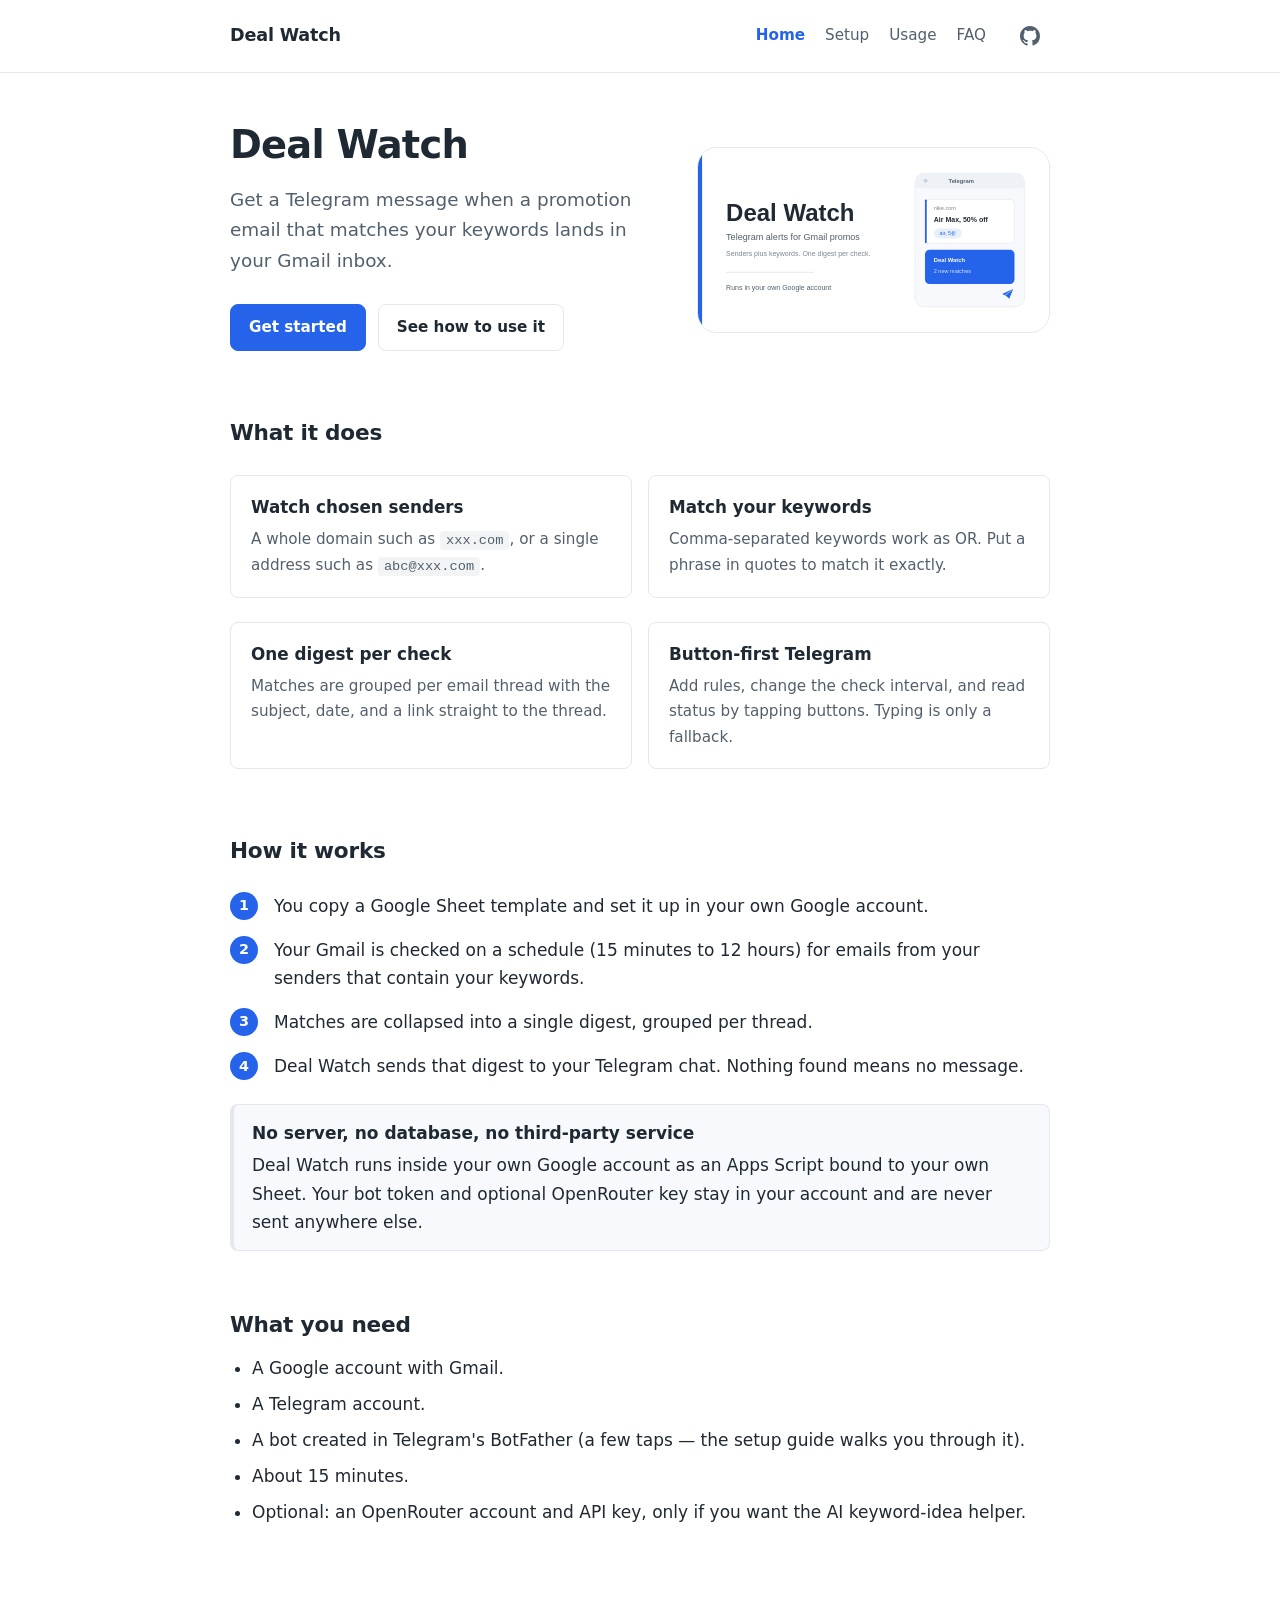
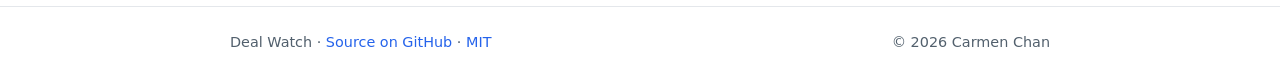
<file: docs/index.html>
<!doctype html>
<html lang="en">

<head>
  <meta charset="utf-8">
  <meta name="viewport" content="width=device-width, initial-scale=1">
  <title>Deal Watch — Telegram alerts for Gmail promotion emails</title>
  <meta name="description"
    content="Deal Watch checks your Gmail for promotion emails that match your senders and keywords, and sends one Telegram digest per check. Runs entirely in your own Google account.">
  <meta property="og:title" content="Deal Watch — Telegram alerts for Gmail promotion emails">
  <meta property="og:description"
    content="Watch chosen senders and keywords in Gmail, get one Telegram digest per check.">
  <meta property="og:type" content="website">
  <meta property="og:url" content="https://carmenchancky.github.io/deal-watch/">
  <meta property="og:image" content="https://carmenchancky.github.io/deal-watch/assets/img/og.png">
  <meta property="og:image:width" content="1200">
  <meta property="og:image:height" content="630">
  <meta name="twitter:card" content="summary_large_image">
  <meta name="twitter:image" content="https://carmenchancky.github.io/deal-watch/assets/img/og.png">
  <link rel="icon" href="assets/img/favicon.svg" type="image/svg+xml">
  <link rel="stylesheet" href="assets/css/style.css">
</head>

<body>

  <header class="site-header">
    <div class="container header-inner">
      <a class="brand" href="index.html">Deal Watch</a>
      <nav id="site-nav" class="site-nav" aria-label="Main">
        <a href="index.html" aria-current="page">Home</a>
        <a href="setup.html">Setup</a>
        <a href="usage.html">Usage</a>
        <a href="faq.html">FAQ</a>
      </nav>
      <div class="header-actions">
        <a class="gh" target="_blank" rel="noopener" href="https://github.com/CarmenChanCKY/deal-watch"
          aria-label="GitHub repository">
          <svg viewBox="0 0 16 16" aria-hidden="true" fill="currentColor">
            <path
              d="M8 0C3.58 0 0 3.58 0 8c0 3.54 2.29 6.53 5.47 7.59.4.07.55-.17.55-.38 0-.19-.01-.82-.01-1.49-2.01.37-2.53-.49-2.69-.94-.09-.23-.48-.94-.82-1.13-.28-.15-.68-.52-.01-.53.63-.01 1.08.58 1.23.82.72 1.21 1.87.87 2.33.66.07-.52.28-.87.51-1.07-1.78-.2-3.64-.89-3.64-3.95 0-.87.31-1.59.82-2.15-.08-.2-.36-1.02.08-2.12 0 0 .67-.21 2.2.82.64-.18 1.32-.27 2-.27.68 0 1.36.09 2 .27 1.53-1.04 2.2-.82 2.2-.82.44 1.1.16 1.92.08 2.12.51.56.82 1.27.82 2.15 0 3.07-1.87 3.75-3.65 3.95.29.25.54.73.54 1.48 0 1.07-.01 1.93-.01 2.2 0 .21.15.46.55.38A8.01 8.01 0 0 0 16 8c0-4.42-3.58-8-8-8z" />
          </svg>
        </a>
        <button class="nav-toggle" type="button" aria-expanded="false" aria-controls="site-nav"
          aria-label="Toggle menu">
          <svg viewBox="0 0 24 24" fill="none" stroke="currentColor" stroke-width="2" stroke-linecap="round"
            aria-hidden="true">
            <line x1="3" y1="6" x2="21" y2="6" />
            <line x1="3" y1="12" x2="21" y2="12" />
            <line x1="3" y1="18" x2="21" y2="18" />
          </svg>
        </button>
      </div>
    </div>
  </header>

  <main>
    <div class="container">

      <section class="hero">
        <div class="hero-inner">
          <div>
            <h1>Deal Watch</h1>
            <p class="lead">Get a Telegram message when a promotion email that matches your keywords lands in your Gmail
              inbox.</p>
            <div class="actions">
              <a class="button" href="setup.html">Get started</a>
              <a class="button secondary" href="usage.html">See how to use it</a>
            </div>
          </div>
          <figure class="hero-shot">
            <img src="assets/img/og.svg" alt="A Telegram digest from Deal Watch on a phone">
          </figure>
        </div>
      </section>

      <h2>What it does</h2>
      <ul class="cards">
        <li class="card">
          <h3>Watch chosen senders</h3>
          <p>A whole domain such as <code>xxx.com</code>, or a single address such as <code>abc@xxx.com</code>.</p>
        </li>
        <li class="card">
          <h3>Match your keywords</h3>
          <p>Comma-separated keywords work as OR. Put a phrase in quotes to match it exactly.</p>
        </li>
        <li class="card">
          <h3>One digest per check</h3>
          <p>Matches are grouped per email thread with the subject, date, and a link straight to the thread.</p>
        </li>
        <li class="card">
          <h3>Button-first Telegram</h3>
          <p>Add rules, change the check interval, and read status by tapping buttons. Typing is only a fallback.</p>
        </li>
      </ul>

      <h2>How it works</h2>
      <ol class="flow">
        <li>You copy a Google Sheet template and set it up in your own Google account.</li>
        <li>Your Gmail is checked on a schedule (15 minutes to 12 hours) for emails from your senders that contain your
          keywords.</li>
        <li>Matches are collapsed into a single digest, grouped per thread.</li>
        <li>Deal Watch sends that digest to your Telegram chat. Nothing found means no message.</li>
      </ol>

      <div class="callout">
        <strong>No server, no database, no third-party service</strong>
        <p>Deal Watch runs inside your own Google account as an Apps Script bound to your own Sheet. Your bot token and
          optional OpenRouter key stay in your account and are never sent anywhere else.</p>
      </div>

      <h2>What you need</h2>
      <ul>
        <li>A Google account with Gmail.</li>
        <li>A Telegram account.</li>
        <li>A bot created in Telegram's BotFather (a few taps — the setup guide walks you through it).</li>
        <li>About 15 minutes.</li>
        <li>Optional: an OpenRouter account and API key, only if you want the AI keyword-idea helper.</li>
      </ul>

      <!-- <div class="actions">
      <a class="button" href="setup.html">Get started</a>
    </div> -->

    </div>
  </main>

  <footer class="site-footer">
    <div class="container footer-inner">
      <p>Deal Watch · <a target="_blank" rel="noopener" href="https://github.com/CarmenChanCKY/deal-watch">Source on
          GitHub</a> · <a target="_blank" rel="noopener"
          href="https://github.com/CarmenChanCKY/deal-watch/blob/main/LICENSE">MIT</a></p>
      <p class="copyright">&copy; <span data-year>2026</span> Carmen Chan</p>
    </div>
  </footer>

  <script src="assets/js/site.js"></script>
</body>

</html>
</file>
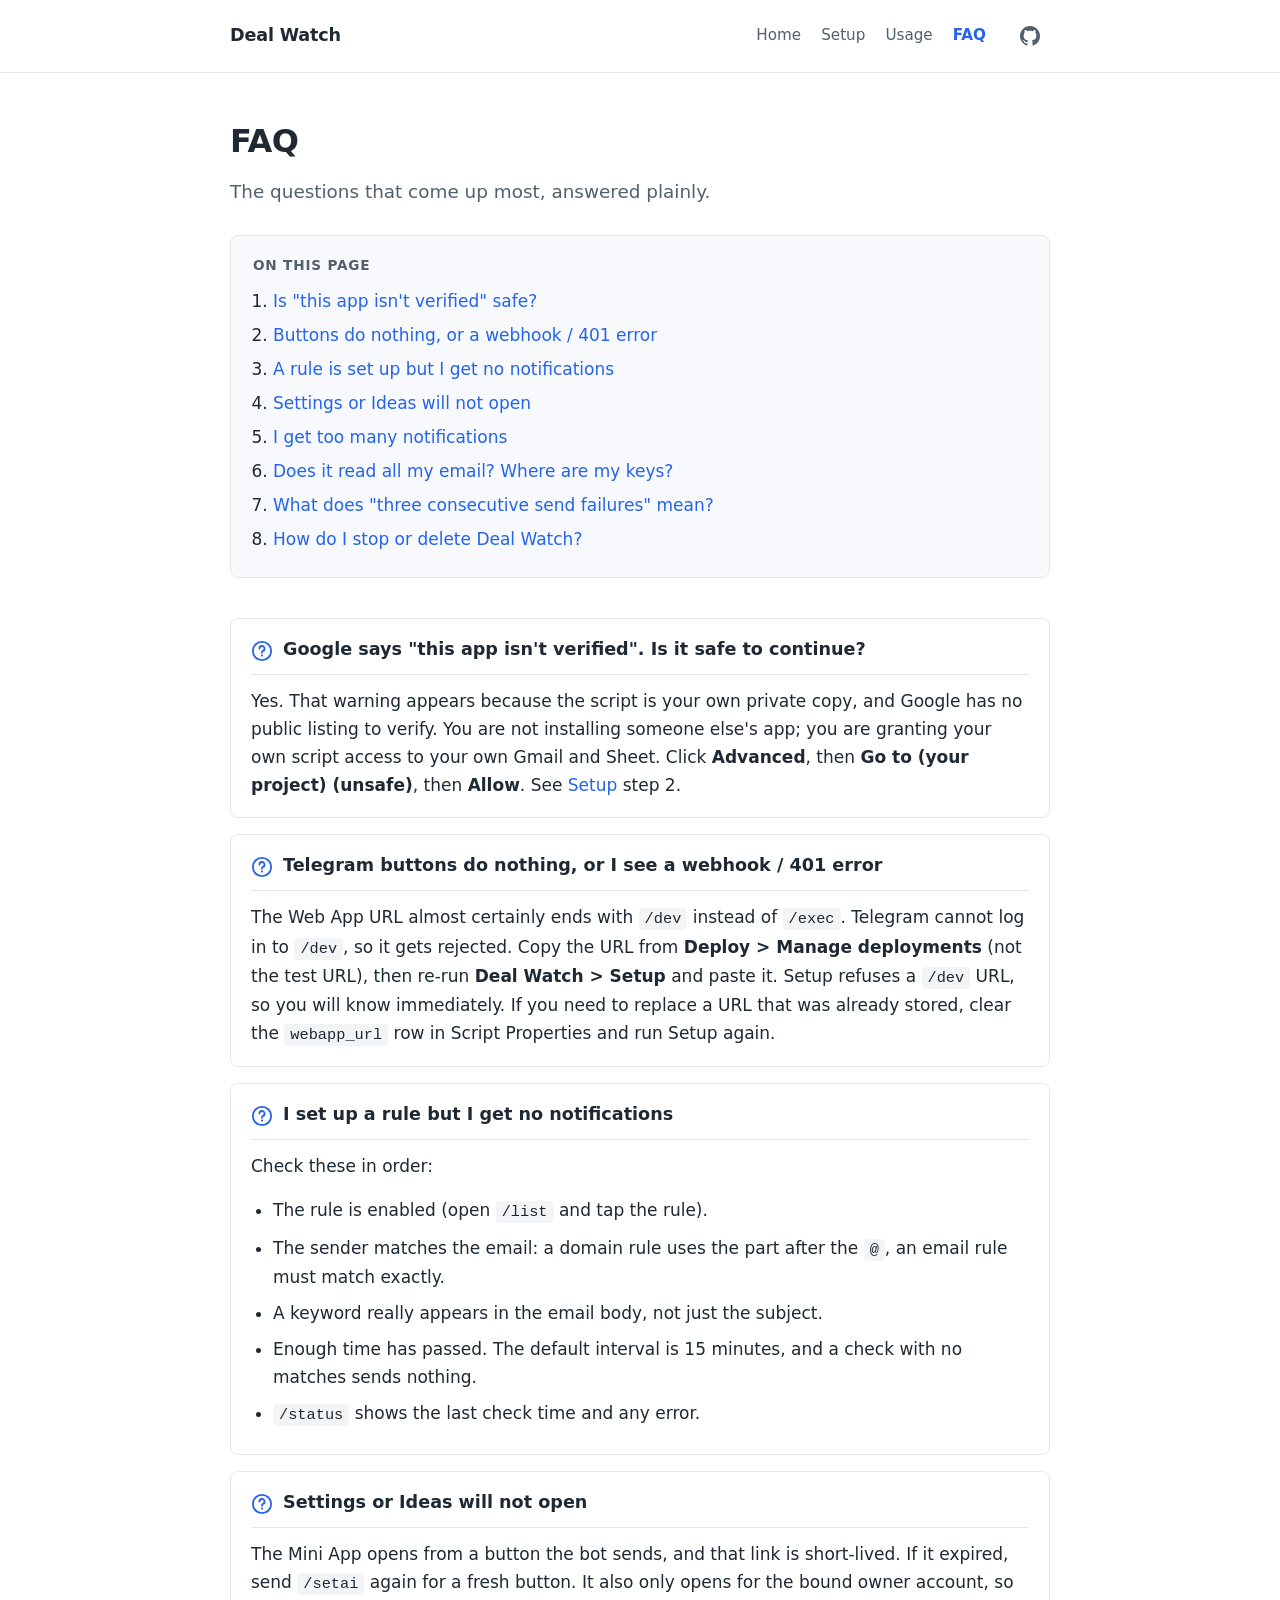
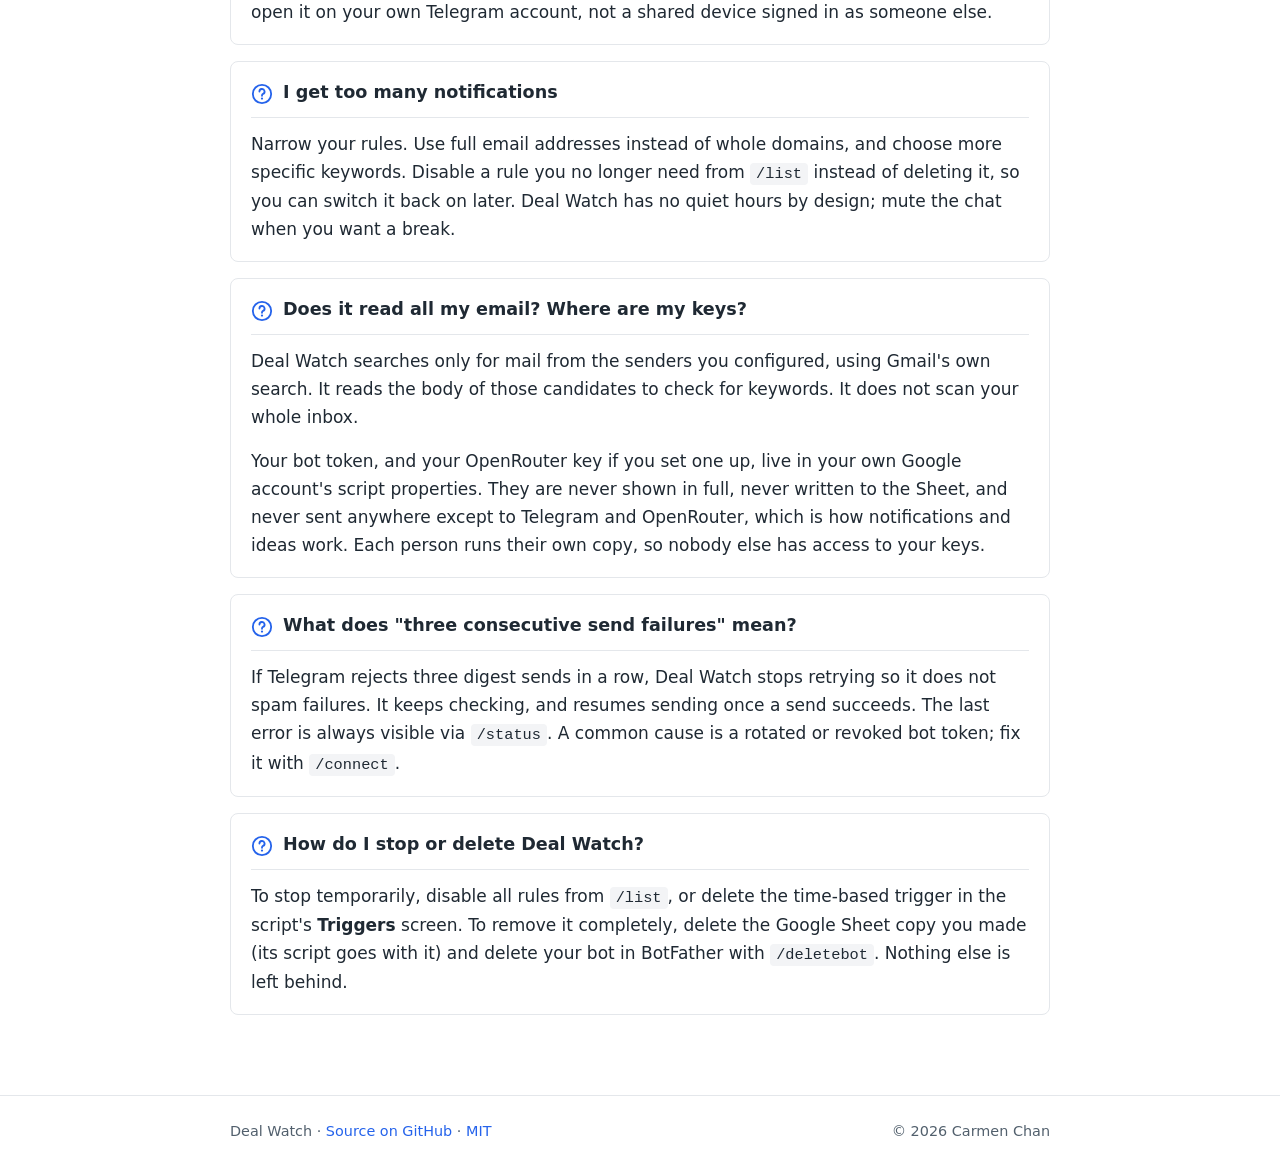
<file: docs/faq.html>
<!doctype html>
<html lang="en">

<head>
  <meta charset="utf-8">
  <meta name="viewport" content="width=device-width, initial-scale=1">
  <title>FAQ — Deal Watch</title>
  <meta name="description"
    content="Deal Watch FAQ: the Google unverified-app warning, webhook errors, missing notifications, the Mini App, privacy, send failures, and how to stop.">
  <meta property="og:title" content="FAQ — Deal Watch">
  <meta property="og:description"
    content="Common questions about setup, notifications, privacy, and stopping Deal Watch.">
  <meta property="og:type" content="article">
  <meta property="og:url" content="https://carmenchancky.github.io/deal-watch/faq.html">
  <meta property="og:image" content="https://carmenchancky.github.io/deal-watch/assets/img/og.png">
  <meta property="og:image:width" content="1200">
  <meta property="og:image:height" content="630">
  <meta name="twitter:card" content="summary_large_image">
  <meta name="twitter:image" content="https://carmenchancky.github.io/deal-watch/assets/img/og.png">
  <link rel="icon" href="assets/img/favicon.svg" type="image/svg+xml">
  <link rel="stylesheet" href="assets/css/style.css">
</head>

<body>

  <header class="site-header">
    <div class="container header-inner">
      <a class="brand" href="index.html">Deal Watch</a>
      <nav id="site-nav" class="site-nav" aria-label="Main">
        <a href="index.html">Home</a>
        <a href="setup.html">Setup</a>
        <a href="usage.html">Usage</a>
        <a href="faq.html" aria-current="page">FAQ</a>
      </nav>
      <div class="header-actions">
        <a class="gh" target="_blank" rel="noopener" href="https://github.com/CarmenChanCKY/deal-watch"
          aria-label="GitHub repository">
          <svg viewBox="0 0 16 16" aria-hidden="true" fill="currentColor">
            <path
              d="M8 0C3.58 0 0 3.58 0 8c0 3.54 2.29 6.53 5.47 7.59.4.07.55-.17.55-.38 0-.19-.01-.82-.01-1.49-2.01.37-2.53-.49-2.69-.94-.09-.23-.48-.94-.82-1.13-.28-.15-.68-.52-.01-.53.63-.01 1.08.58 1.23.82.72 1.21 1.87.87 2.33.66.07-.52.28-.87.51-1.07-1.78-.2-3.64-.89-3.64-3.95 0-.87.31-1.59.82-2.15-.08-.2-.36-1.02.08-2.12 0 0 .67-.21 2.2.82.64-.18 1.32-.27 2-.27.68 0 1.36.09 2 .27 1.53-1.04 2.2-.82 2.2-.82.44 1.1.16 1.92.08 2.12.51.56.82 1.27.82 2.15 0 3.07-1.87 3.75-3.65 3.95.29.25.54.73.54 1.48 0 1.07-.01 1.93-.01 2.2 0 .21.15.46.55.38A8.01 8.01 0 0 0 16 8c0-4.42-3.58-8-8-8z" />
          </svg>
        </a>
        <button class="nav-toggle" type="button" aria-expanded="false" aria-controls="site-nav"
          aria-label="Toggle menu">
          <svg viewBox="0 0 24 24" fill="none" stroke="currentColor" stroke-width="2" stroke-linecap="round"
            aria-hidden="true">
            <line x1="3" y1="6" x2="21" y2="6" />
            <line x1="3" y1="12" x2="21" y2="12" />
            <line x1="3" y1="18" x2="21" y2="18" />
          </svg>
        </button>
      </div>
    </div>
  </header>

  <main>
    <div class="container">

      <h1>FAQ</h1>
      <p class="lead">The questions that come up most, answered plainly.</p>

      <nav class="toc" aria-label="On this page">
        <h2>On this page</h2>
        <ol>
          <li><a href="#faq-unverified">Is "this app isn't verified" safe?</a></li>
          <li><a href="#faq-webhook">Buttons do nothing, or a webhook / 401 error</a></li>
          <li><a href="#faq-no-notify">A rule is set up but I get no notifications</a></li>
          <li><a href="#faq-miniapp">Settings or Ideas will not open</a></li>
          <li><a href="#faq-too-many">I get too many notifications</a></li>
          <li><a href="#faq-privacy">Does it read all my email? Where are my keys?</a></li>
          <li><a href="#faq-failures">What does "three consecutive send failures" mean?</a></li>
          <li><a href="#faq-stop">How do I stop or delete Deal Watch?</a></li>
        </ol>
      </nav>

      <div class="qa" id="faq-unverified">
        <h3>
          <svg class="qa-icon" viewBox="0 0 24 24" aria-hidden="true">
            <circle cx="12" cy="12" r="10" fill="none" stroke="currentColor" stroke-width="2" />
            <path d="M9.2 9.3a2.8 2.8 0 1 1 3.9 2.6c-.8.4-1.1 1-1.1 1.7v.3" fill="none" stroke="currentColor"
              stroke-width="2" stroke-linecap="round" />
            <circle cx="12" cy="17" r="1.2" fill="currentColor" />
          </svg>
          <span>Google says "this app isn't verified". Is it safe to continue?</span>
        </h3>
        <p>Yes. That warning appears because the script is your own private copy, and Google has no public listing to
          verify. You are not installing someone else's app; you are granting your own script access to your own Gmail
          and Sheet. Click <strong>Advanced</strong>, then <strong>Go to (your project) (unsafe)</strong>, then
          <strong>Allow</strong>. See <a href="setup.html">Setup</a> step 2.</p>
      </div>

      <div class="qa" id="faq-webhook">
        <h3>
          <svg class="qa-icon" viewBox="0 0 24 24" aria-hidden="true">
            <circle cx="12" cy="12" r="10" fill="none" stroke="currentColor" stroke-width="2" />
            <path d="M9.2 9.3a2.8 2.8 0 1 1 3.9 2.6c-.8.4-1.1 1-1.1 1.7v.3" fill="none" stroke="currentColor"
              stroke-width="2" stroke-linecap="round" />
            <circle cx="12" cy="17" r="1.2" fill="currentColor" />
          </svg>
          <span>Telegram buttons do nothing, or I see a webhook / 401 error</span>
        </h3>
        <p>The Web App URL almost certainly ends with <code>/dev</code> instead of <code>/exec</code>. Telegram cannot
          log in to <code>/dev</code>, so it gets rejected. Copy the URL from <strong>Deploy &gt; Manage
            deployments</strong> (not the test URL), then re-run <strong>Deal Watch &gt; Setup</strong> and paste it.
          Setup refuses a <code>/dev</code> URL, so you will know immediately. If you need to replace a URL that was
          already stored, clear the <code>webapp_url</code> row in Script Properties and run Setup again.</p>
      </div>

      <div class="qa" id="faq-no-notify">
        <h3>
          <svg class="qa-icon" viewBox="0 0 24 24" aria-hidden="true">
            <circle cx="12" cy="12" r="10" fill="none" stroke="currentColor" stroke-width="2" />
            <path d="M9.2 9.3a2.8 2.8 0 1 1 3.9 2.6c-.8.4-1.1 1-1.1 1.7v.3" fill="none" stroke="currentColor"
              stroke-width="2" stroke-linecap="round" />
            <circle cx="12" cy="17" r="1.2" fill="currentColor" />
          </svg>
          <span>I set up a rule but I get no notifications</span>
        </h3>
        <p>Check these in order:</p>
        <ul>
          <li>The rule is enabled (open <code>/list</code> and tap the rule).</li>
          <li>The sender matches the email: a domain rule uses the part after the <code>@</code>, an email rule must
            match exactly.</li>
          <li>A keyword really appears in the email body, not just the subject.</li>
          <li>Enough time has passed. The default interval is 15 minutes, and a check with no matches sends nothing.
          </li>
          <li><code>/status</code> shows the last check time and any error.</li>
        </ul>
      </div>

      <div class="qa" id="faq-miniapp">
        <h3>
          <svg class="qa-icon" viewBox="0 0 24 24" aria-hidden="true">
            <circle cx="12" cy="12" r="10" fill="none" stroke="currentColor" stroke-width="2" />
            <path d="M9.2 9.3a2.8 2.8 0 1 1 3.9 2.6c-.8.4-1.1 1-1.1 1.7v.3" fill="none" stroke="currentColor"
              stroke-width="2" stroke-linecap="round" />
            <circle cx="12" cy="17" r="1.2" fill="currentColor" />
          </svg>
          <span>Settings or Ideas will not open</span>
        </h3>
        <p>The Mini App opens from a button the bot sends, and that link is short-lived. If it expired, send
          <code>/setai</code> again for a fresh button. It also only opens for the bound owner account, so open it on
          your own Telegram account, not a shared device signed in as someone else.</p>
      </div>

      <div class="qa" id="faq-too-many">
        <h3>
          <svg class="qa-icon" viewBox="0 0 24 24" aria-hidden="true">
            <circle cx="12" cy="12" r="10" fill="none" stroke="currentColor" stroke-width="2" />
            <path d="M9.2 9.3a2.8 2.8 0 1 1 3.9 2.6c-.8.4-1.1 1-1.1 1.7v.3" fill="none" stroke="currentColor"
              stroke-width="2" stroke-linecap="round" />
            <circle cx="12" cy="17" r="1.2" fill="currentColor" />
          </svg>
          <span>I get too many notifications</span>
        </h3>
        <p>Narrow your rules. Use full email addresses instead of whole domains, and choose more specific keywords.
          Disable a rule you no longer need from <code>/list</code> instead of deleting it, so you can switch it back on
          later. Deal Watch has no quiet hours by design; mute the chat when you want a break.</p>
      </div>

      <div class="qa" id="faq-privacy">
        <h3>
          <svg class="qa-icon" viewBox="0 0 24 24" aria-hidden="true">
            <circle cx="12" cy="12" r="10" fill="none" stroke="currentColor" stroke-width="2" />
            <path d="M9.2 9.3a2.8 2.8 0 1 1 3.9 2.6c-.8.4-1.1 1-1.1 1.7v.3" fill="none" stroke="currentColor"
              stroke-width="2" stroke-linecap="round" />
            <circle cx="12" cy="17" r="1.2" fill="currentColor" />
          </svg>
          <span>Does it read all my email? Where are my keys?</span>
        </h3>
        <p>Deal Watch searches only for mail from the senders you configured, using Gmail's own search. It reads the
          body of those candidates to check for keywords. It does not scan your whole inbox.</p>
        <p>Your bot token, and your OpenRouter key if you set one up, live in your own Google account's script
          properties. They are never shown in full, never written to the Sheet, and never sent anywhere except to
          Telegram and OpenRouter, which is how notifications and ideas work. Each person runs their own copy, so nobody
          else has access to your keys.</p>
      </div>

      <div class="qa" id="faq-failures">
        <h3>
          <svg class="qa-icon" viewBox="0 0 24 24" aria-hidden="true">
            <circle cx="12" cy="12" r="10" fill="none" stroke="currentColor" stroke-width="2" />
            <path d="M9.2 9.3a2.8 2.8 0 1 1 3.9 2.6c-.8.4-1.1 1-1.1 1.7v.3" fill="none" stroke="currentColor"
              stroke-width="2" stroke-linecap="round" />
            <circle cx="12" cy="17" r="1.2" fill="currentColor" />
          </svg>
          <span>What does "three consecutive send failures" mean?</span>
        </h3>
        <p>If Telegram rejects three digest sends in a row, Deal Watch stops retrying so it does not spam failures. It
          keeps checking, and resumes sending once a send succeeds. The last error is always visible via
          <code>/status</code>. A common cause is a rotated or revoked bot token; fix it with <code>/connect</code>.</p>
      </div>

      <div class="qa" id="faq-stop">
        <h3>
          <svg class="qa-icon" viewBox="0 0 24 24" aria-hidden="true">
            <circle cx="12" cy="12" r="10" fill="none" stroke="currentColor" stroke-width="2" />
            <path d="M9.2 9.3a2.8 2.8 0 1 1 3.9 2.6c-.8.4-1.1 1-1.1 1.7v.3" fill="none" stroke="currentColor"
              stroke-width="2" stroke-linecap="round" />
            <circle cx="12" cy="17" r="1.2" fill="currentColor" />
          </svg>
          <span>How do I stop or delete Deal Watch?</span>
        </h3>
        <p>To stop temporarily, disable all rules from <code>/list</code>, or delete the time-based trigger in the
          script's <strong>Triggers</strong> screen. To remove it completely, delete the Google Sheet copy you made (its
          script goes with it) and delete your bot in BotFather with <code>/deletebot</code>. Nothing else is left
          behind.</p>
      </div>

    </div>
  </main>

  <footer class="site-footer">
    <div class="container footer-inner">
      <p>Deal Watch · <a target="_blank" rel="noopener" href="https://github.com/CarmenChanCKY/deal-watch">Source on
          GitHub</a> · <a target="_blank" rel="noopener"
          href="https://github.com/CarmenChanCKY/deal-watch/blob/main/LICENSE">MIT</a></p>
      <p class="copyright">&copy; <span data-year>2026</span> Carmen Chan</p>
    </div>
  </footer>

  <script src="assets/js/site.js"></script>
</body>

</html>
</file>
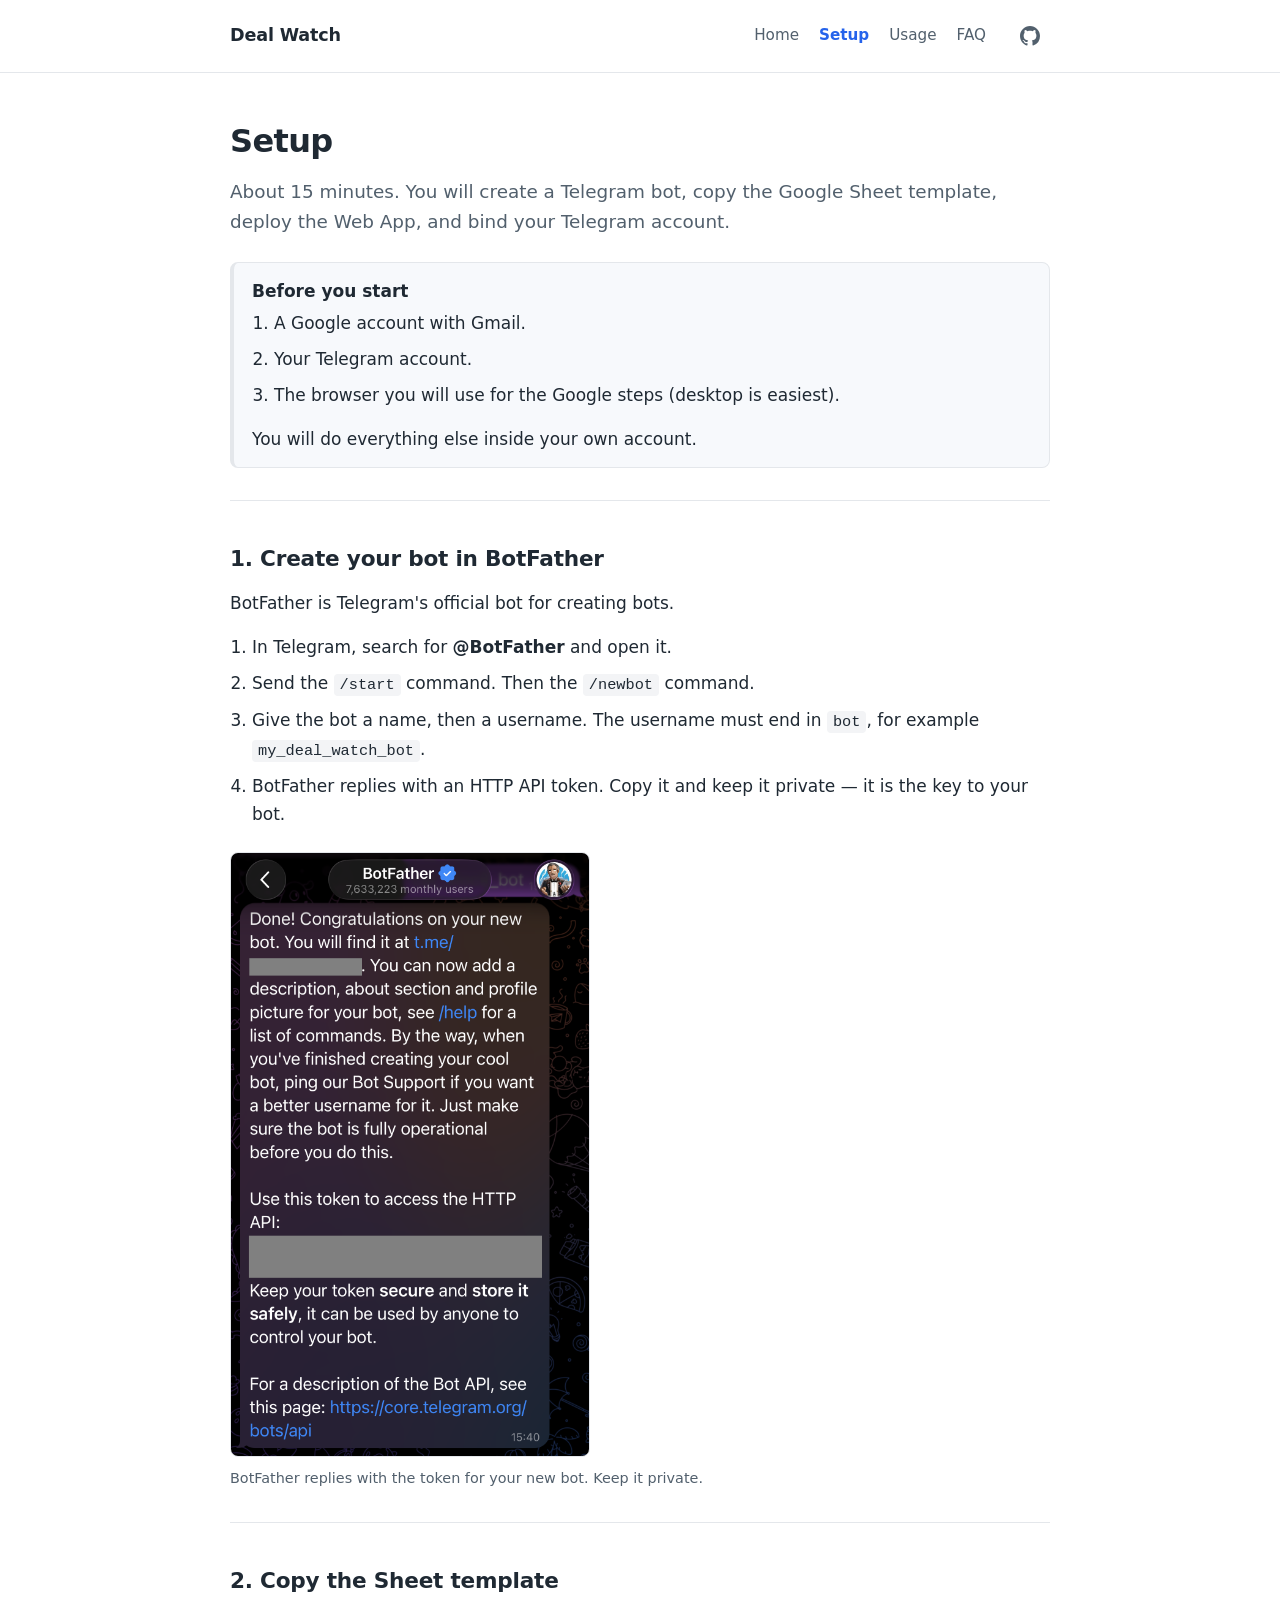
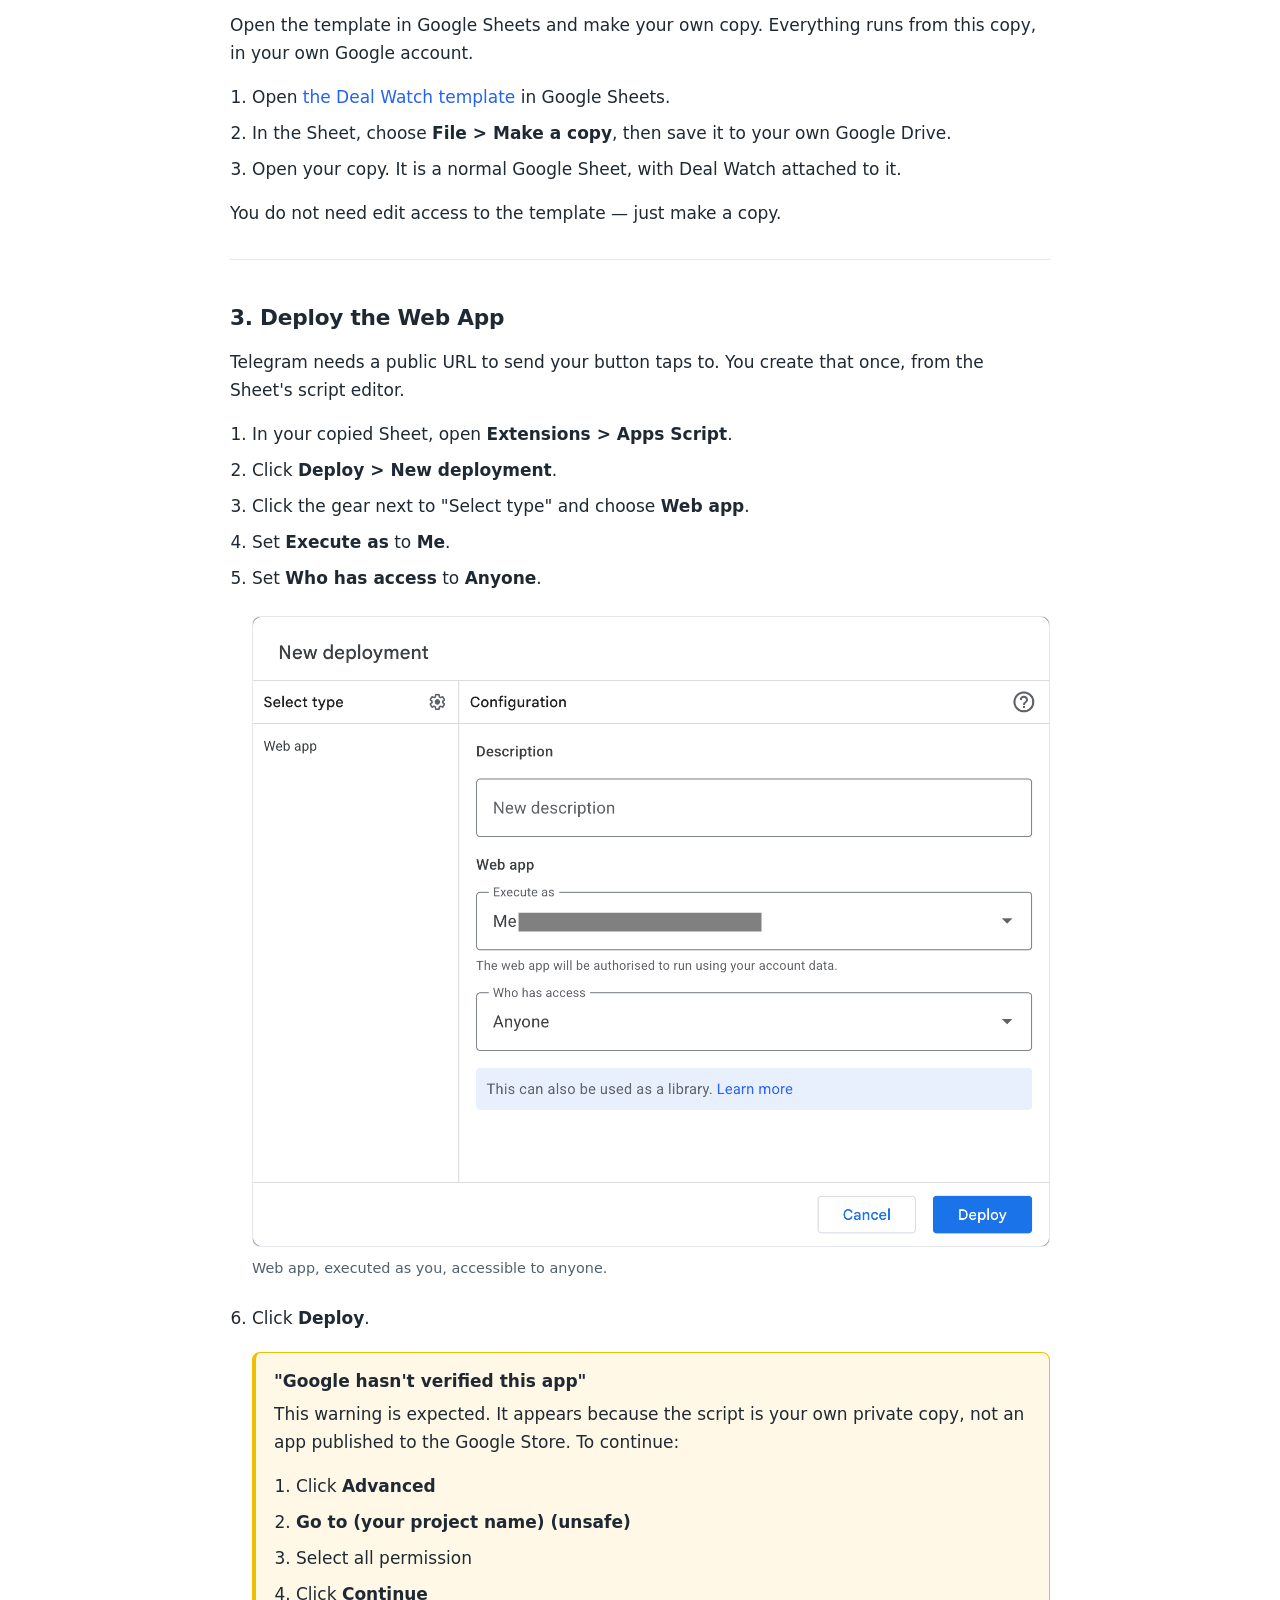
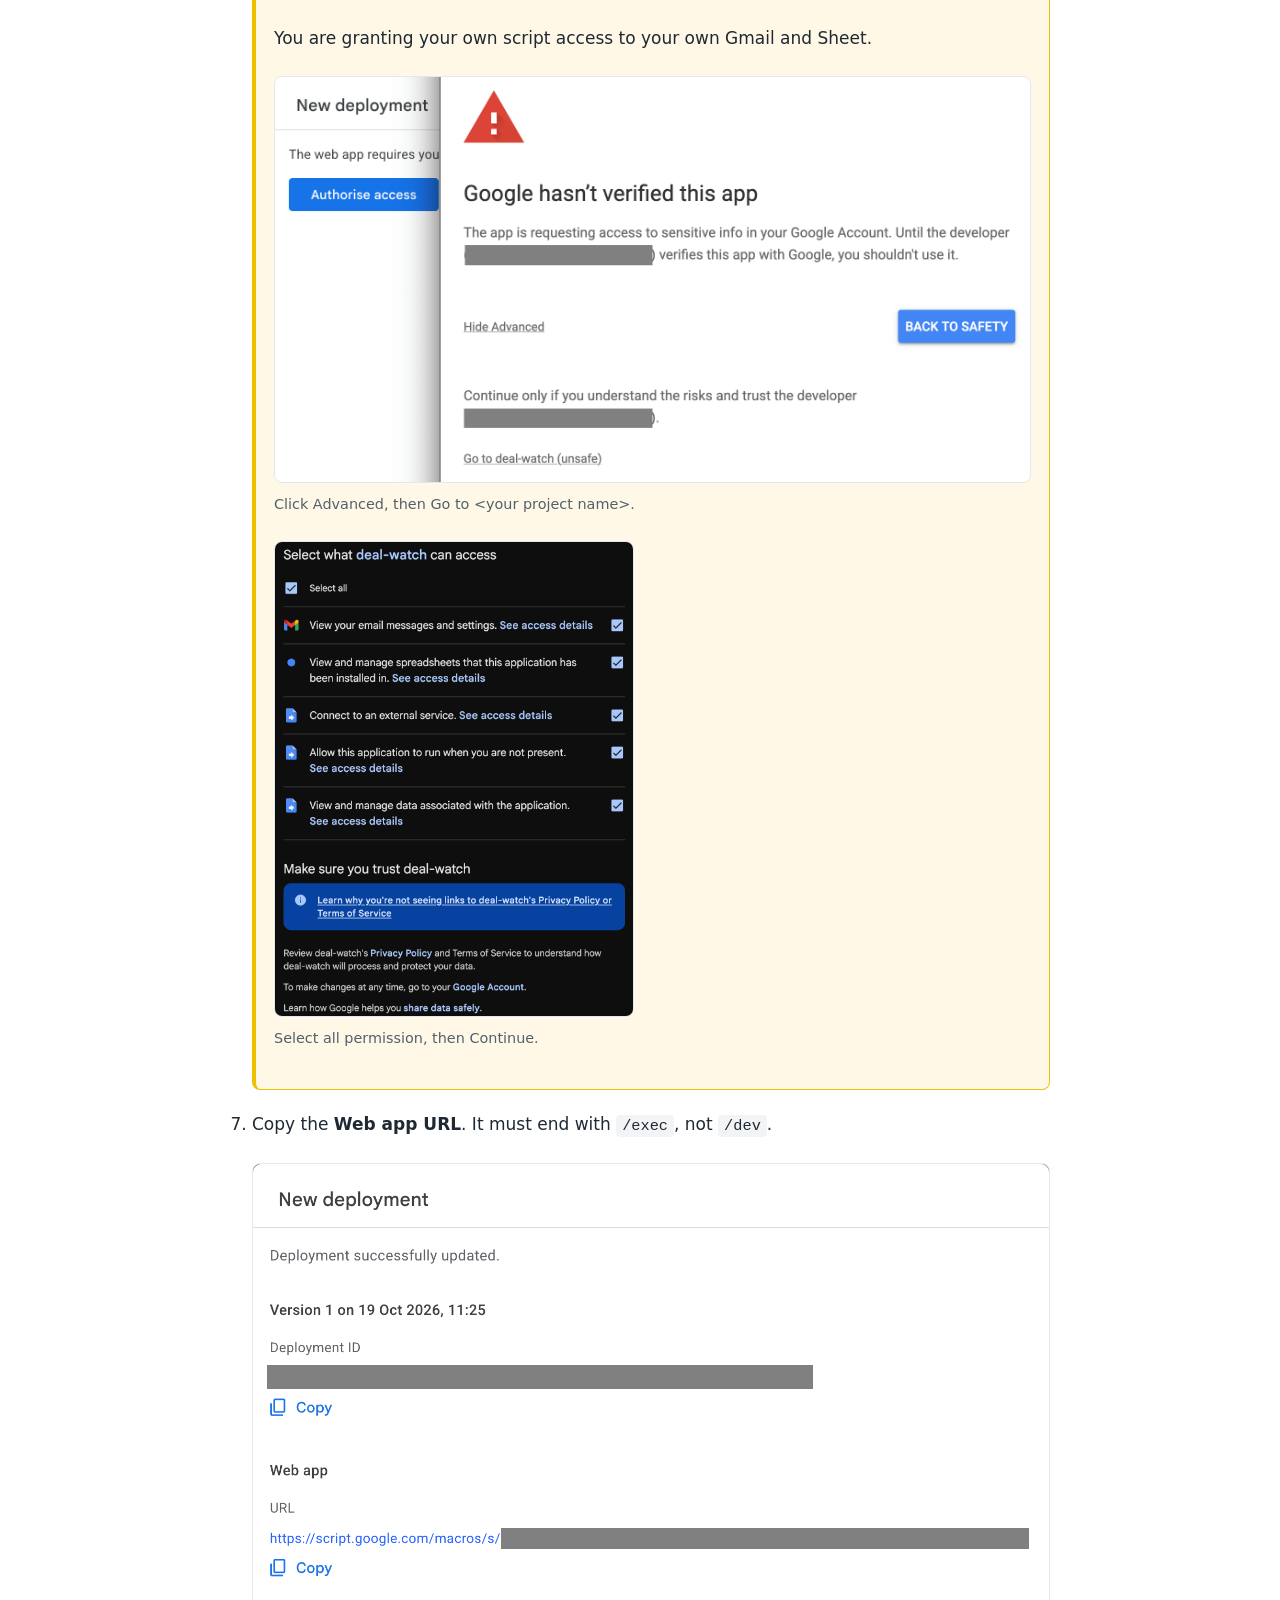
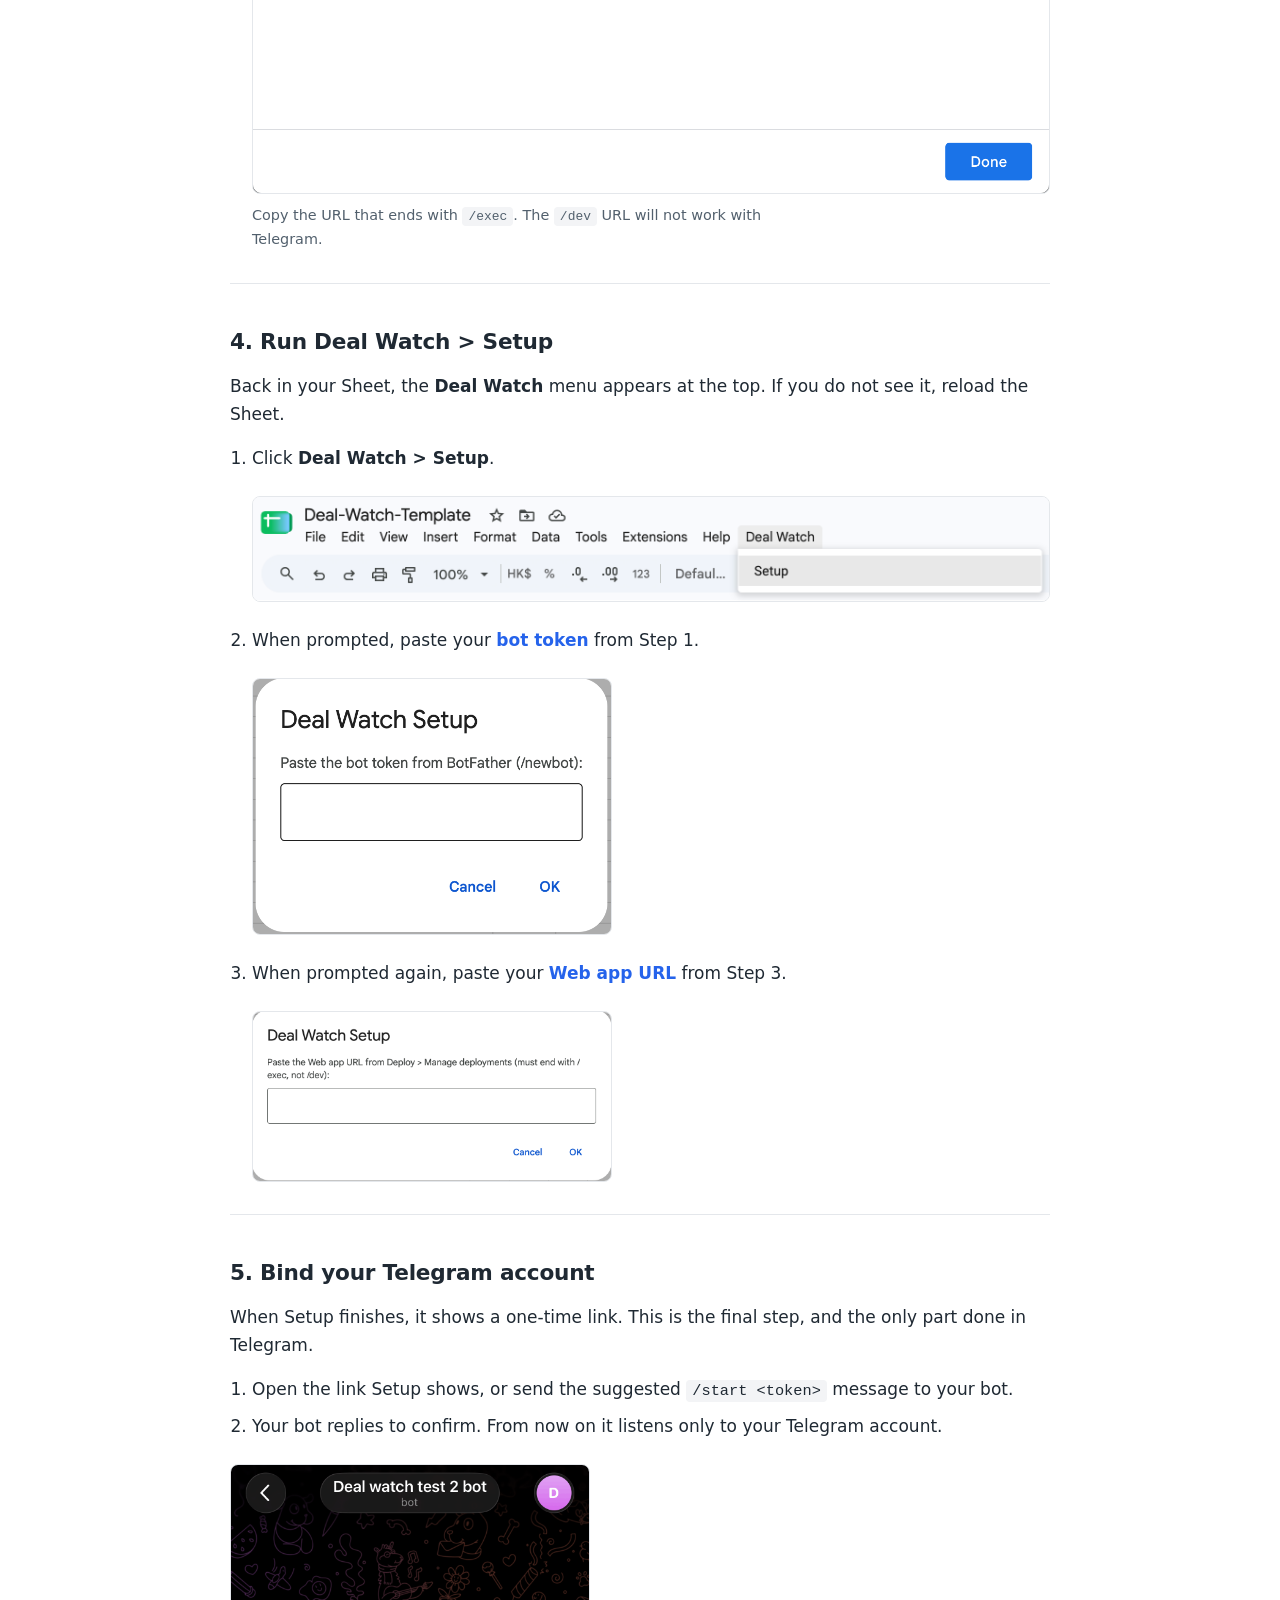
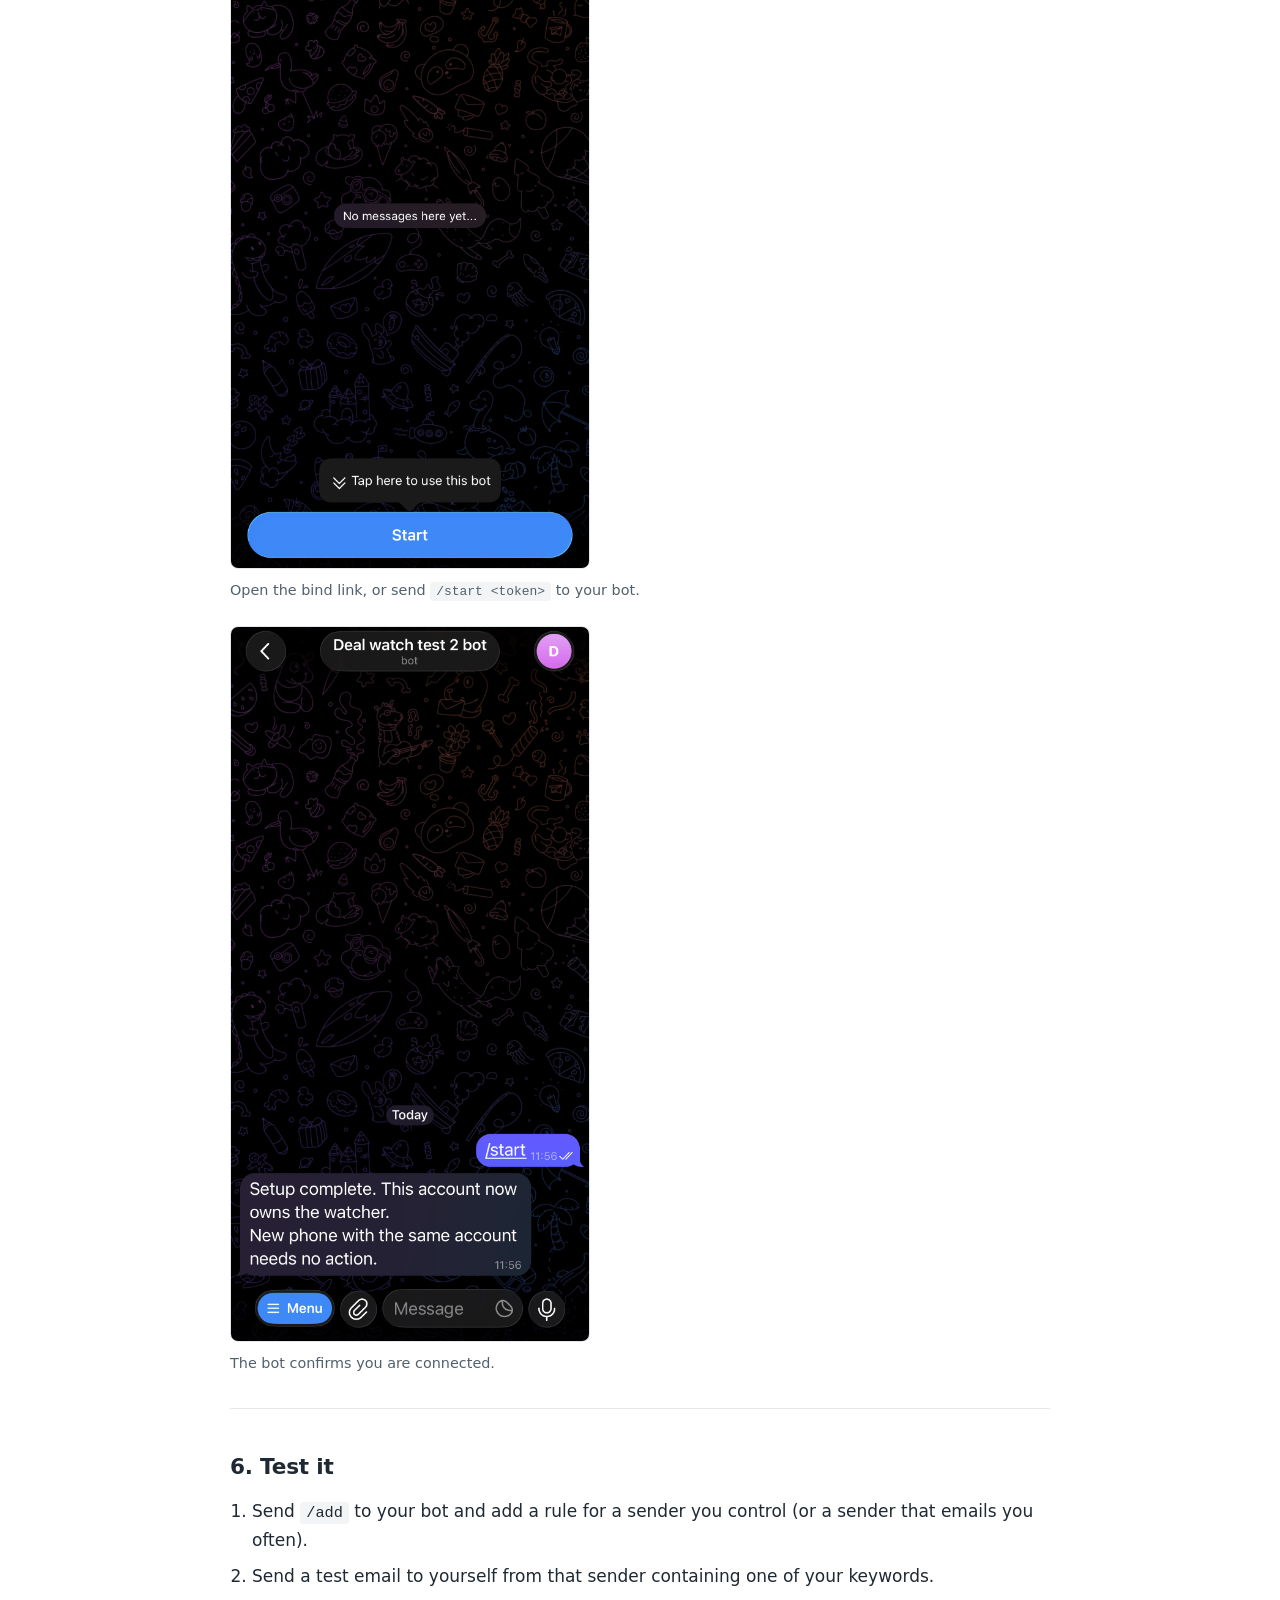
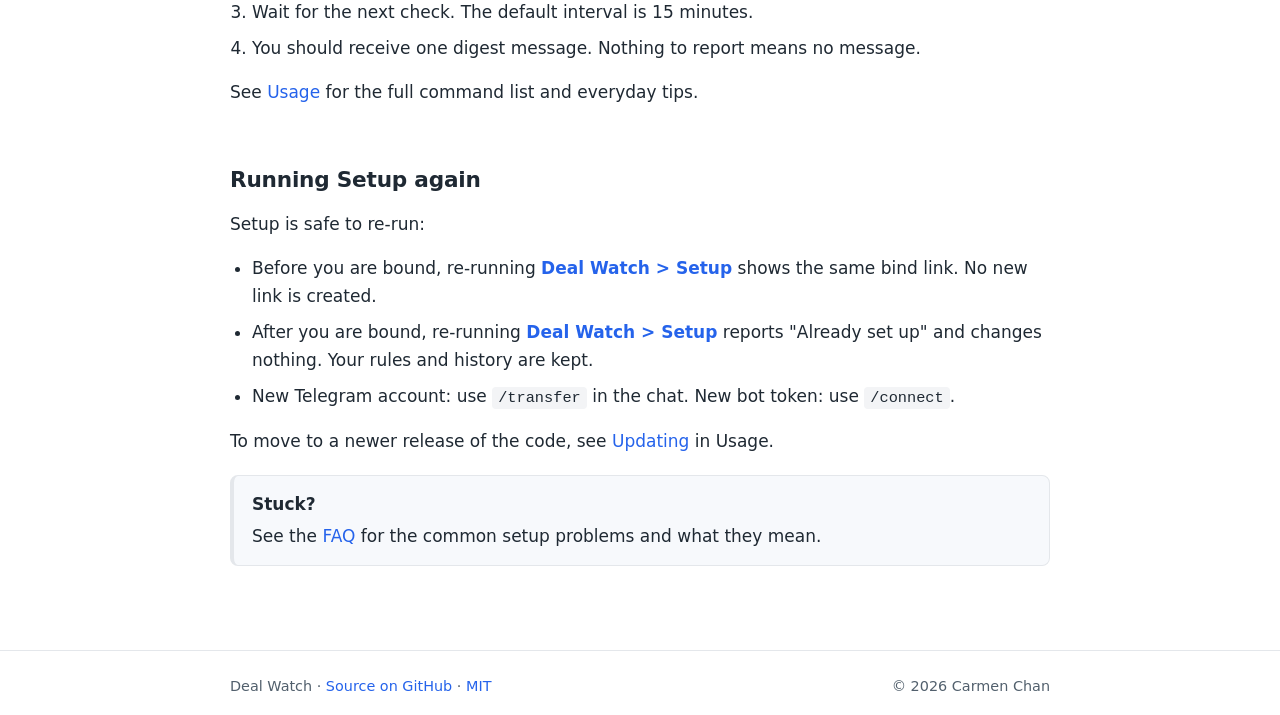
<file: docs/setup.html>
<!doctype html>
<html lang="en">

<head>
  <meta charset="utf-8">
  <meta name="viewport" content="width=device-width, initial-scale=1">
  <title>Setup — Deal Watch</title>
  <meta name="description"
    content="Step-by-step setup for Deal Watch: create a Telegram bot, copy the Google Sheet template, deploy the Web App, and bind your Telegram account.">
  <meta property="og:title" content="Setup — Deal Watch">
  <meta property="og:description"
    content="Step-by-step setup: Telegram bot, Google Sheet template, Web App deploy, Telegram binding.">
  <meta property="og:type" content="article">
  <meta property="og:url" content="https://carmenchancky.github.io/deal-watch/setup.html">
  <meta property="og:image" content="https://carmenchancky.github.io/deal-watch/assets/img/og.png">
  <meta property="og:image:width" content="1200">
  <meta property="og:image:height" content="630">
  <meta name="twitter:card" content="summary_large_image">
  <meta name="twitter:image" content="https://carmenchancky.github.io/deal-watch/assets/img/og.png">
  <link rel="icon" href="assets/img/favicon.svg" type="image/svg+xml">
  <link rel="stylesheet" href="assets/css/style.css">
</head>

<body>

  <header class="site-header">
    <div class="container header-inner">
      <a class="brand" href="index.html">Deal Watch</a>
      <nav id="site-nav" class="site-nav" aria-label="Main">
        <a href="index.html">Home</a>
        <a href="setup.html" aria-current="page">Setup</a>
        <a href="usage.html">Usage</a>
        <a href="faq.html">FAQ</a>
      </nav>
      <div class="header-actions">
        <a class="gh" target="_blank" rel="noopener" href="https://github.com/CarmenChanCKY/deal-watch"
          aria-label="GitHub repository">
          <svg viewBox="0 0 16 16" aria-hidden="true" fill="currentColor">
            <path
              d="M8 0C3.58 0 0 3.58 0 8c0 3.54 2.29 6.53 5.47 7.59.4.07.55-.17.55-.38 0-.19-.01-.82-.01-1.49-2.01.37-2.53-.49-2.69-.94-.09-.23-.48-.94-.82-1.13-.28-.15-.68-.52-.01-.53.63-.01 1.08.58 1.23.82.72 1.21 1.87.87 2.33.66.07-.52.28-.87.51-1.07-1.78-.2-3.64-.89-3.64-3.95 0-.87.31-1.59.82-2.15-.08-.2-.36-1.02.08-2.12 0 0 .67-.21 2.2.82.64-.18 1.32-.27 2-.27.68 0 1.36.09 2 .27 1.53-1.04 2.2-.82 2.2-.82.44 1.1.16 1.92.08 2.12.51.56.82 1.27.82 2.15 0 3.07-1.87 3.75-3.65 3.95.29.25.54.73.54 1.48 0 1.07-.01 1.93-.01 2.2 0 .21.15.46.55.38A8.01 8.01 0 0 0 16 8c0-4.42-3.58-8-8-8z" />
          </svg>
        </a>
        <button class="nav-toggle" type="button" aria-expanded="false" aria-controls="site-nav"
          aria-label="Toggle menu">
          <svg viewBox="0 0 24 24" fill="none" stroke="currentColor" stroke-width="2" stroke-linecap="round"
            aria-hidden="true">
            <line x1="3" y1="6" x2="21" y2="6" />
            <line x1="3" y1="12" x2="21" y2="12" />
            <line x1="3" y1="18" x2="21" y2="18" />
          </svg>
        </button>
      </div>
    </div>
  </header>

  <main>
    <div class="container">

      <h1>Setup</h1>
      <p class="lead">About 15 minutes. You will create a Telegram bot, copy the Google Sheet template, deploy the Web
        App, and bind your Telegram account.</p>

      <div class="callout">
        <strong>Before you start</strong>
        <ol>
          <li>A Google account with Gmail.</li>
          <li>Your Telegram account.</li>
          <li>The browser you will use for the Google steps (desktop is easiest).</li>
        </ol>
        <p>You will do everything else inside your own account.</p>
      </div>

      <section class="step">
        <h2>1. Create your bot in BotFather</h2>
        <p>BotFather is Telegram's official bot for creating bots.</p>
        <ol>
          <li>In Telegram, search for <strong>@BotFather</strong> and open it.</li>
          <li>Send the <code>/start</code> command. Then the <code>/newbot</code> command.</li>
          <li>Give the bot a name, then a username. The username must end in <code>bot</code>, for example
            <code>my_deal_watch_bot</code>.
          </li>
          <li id="tg-bot-api-token">BotFather replies with an HTTP API token. Copy it and keep it private — it is the
            key to your bot.</li>
        </ol>
        <figure class="shot">
          <img src="assets/img/setup-01-botfather-newbot.png" alt="BotFather answering with a new bot token" width="390"
            height="844">
          <figcaption>BotFather replies with the token for your new bot. Keep it private.</figcaption>
        </figure>
      </section>

      <section class="step">
        <h2>2. Copy the Sheet template</h2>
        <p>Open the template in Google Sheets and make your own copy. Everything runs from this copy, in your own Google
          account.</p>
        <ol>
          <li>Open <a target="_blank" rel="noopener"
              href="https://docs.google.com/spreadsheets/d/1pNb1TCxCix7ublIMJN-R3xNJn_6sjlU_rzRanuQFDno/edit?usp=sharing">the
              Deal Watch template</a> in Google Sheets.</li>
          <li>In the Sheet, choose <strong>File &gt; Make a copy</strong>, then save it to your own Google Drive.</li>
          <li>Open your copy. It is a normal Google Sheet, with Deal Watch attached to it.</li>
        </ol>
        <p>You do not need edit access to the template — just make a copy.</p>
      </section>

      <section class="step">
        <h2>3. Deploy the Web App</h2>
        <p>Telegram needs a public URL to send your button taps to. You create that once, from the Sheet's script
          editor.</p>
        <ol>
          <li>In your copied Sheet, open <strong>Extensions &gt; Apps Script</strong>.</li>
          <li>Click <strong>Deploy &gt; New deployment</strong>.</li>
          <li>Click the gear next to "Select type" and choose <strong>Web app</strong>.</li>
          <li>Set <strong>Execute as</strong> to <strong>Me</strong>.</li>
          <li>Set <strong>Who has access</strong> to <strong>Anyone</strong>.</li>
          <figure class="shot wide">
            <img src="assets/img/setup-04-deploy-new-deployment.png"
              alt="Apps Script New deployment settings for a Web app" width="1200" height="675">
            <figcaption>Web app, executed as you, accessible to anyone.</figcaption>
          </figure>
          <li>Click <strong>Deploy</strong>.</li>
          <div class="callout warn" id="unverified-app">
            <strong>"Google hasn't verified this app"</strong>
            <p>This warning is expected. It appears because the script is your own private copy, not an app published to
              the Google Store. To continue:</p>

            <ol>
              <li>Click <strong>Advanced</strong></li>
              <li><strong>Go to (your project name) (unsafe)</strong></li>
              <li>Select all permission</li>
              <li>Click <strong>Continue</strong></li>
            </ol>
            <p>You are granting your own script access to your own Gmail and Sheet.</p>

            <figure class="shot wide">
              <img src="assets/img/setup-02-oauth-warning.png"
                alt="Google unverified app warning with the Advanced link" width="1200" height="675">
              <figcaption>Click Advanced, then Go to &lt;your project name>.</figcaption>
            </figure>
            <figure class="shot">
              <img src="assets/img/setup-03-permission-warning.png" alt="Google request permission" width="1200"
                height="675">
              <figcaption>Select all permission, then Continue.</figcaption>
            </figure>
          </div>
          <li id="web-app-url">Copy the <strong>Web app URL</strong>. It must end with <code>/exec</code>, not
            <code>/dev</code>.
          </li>

          <figure class="shot wide">
            <img src="assets/img/setup-05-deploy-exec-url.png" alt="The Web app URL ending in /exec" width="1200"
              height="675">
            <figcaption>Copy the URL that ends with <code>/exec</code>. The <code>/dev</code> URL will not work with
              Telegram.</figcaption>
          </figure>
        </ol>
      </section>

      <section class="step">
        <h2>4. Run Deal Watch &gt; Setup</h2>
        <p>Back in your Sheet, the <strong>Deal Watch</strong> menu appears at the top. If you do not see it, reload the
          Sheet.</p>
        <ol>
          <li id="deal-watch-setup">Click <strong>Deal Watch &gt; Setup</strong>.</li>
          <figure class="shot wide">
            <img src="assets/img/setup-06-deal-watch-setup-btn.png" alt="Deal Watch > Setup button" width="1200"
              height="675">
          </figure>
          <li>When prompted, paste your <strong><a href="#tg-bot-api-token">bot token</a></strong> from Step 1.</li>
          <figure class="shot">
            <img src="assets/img/setup-07-ask-bot-token.png" alt="Setup prompting for the bot token" width="1200"
              height="675">
          </figure>
          <li>When prompted again, paste your <strong><a href="#web-app-url">Web app URL</a></strong> from Step 3.</li>
          <figure class="shot">
            <img src="assets/img/setup-08-ask-web-app-url.png" alt="Setup prompting for the Web app URL" width="1200"
              height="675">
          </figure>
        </ol>
      </section>

      <section class="step">
        <h2>5. Bind your Telegram account</h2>
        <p>When Setup finishes, it shows a one-time link. This is the final step, and the only part done in Telegram.
        </p>
        <ol>
          <li>Open the link Setup shows, or send the suggested <code>/start &lt;token&gt;</code> message to your bot.
          </li>
          <li>Your bot replies to confirm. From now on it listens only to your Telegram account.</li>
        </ol>
        <figure class="shot">
          <img src="assets/img/setup-09-bind-link.png" alt="Setup showing the one-time Telegram bind link" width="1200"
            height="675">
          <figcaption>Open the bind link, or send <code>/start &lt;token&gt;</code> to your bot.</figcaption>
        </figure>
        <figure class="shot">
          <img src="assets/img/setup-10-start-bound.png" alt="Telegram showing the bot connected" width="390"
            height="844">
          <figcaption>The bot confirms you are connected.</figcaption>
        </figure>
      </section>

      <section class="step">
        <h2>6. Test it</h2>
        <ol>
          <li>Send <code>/add</code> to your bot and add a rule for a sender you control (or a sender that emails you
            often).</li>
          <li>Send a test email to yourself from that sender containing one of your keywords.</li>
          <li>Wait for the next check. The default interval is 15 minutes.</li>
          <li>You should receive one digest message. Nothing to report means no message.</li>
        </ol>
        <p>See <a href="usage.html">Usage</a> for the full command list and everyday tips.</p>
      </section>

      <h2>Running Setup again</h2>
      <p>Setup is safe to re-run:</p>
      <ul>
        <li>Before you are bound, re-running <strong><a href="#deal-watch-setup">Deal Watch &gt; Setup</a></strong>
          shows the same bind link. No new link is created.</li>
        <li>After you are bound, re-running <strong><a href="#deal-watch-setup">Deal Watch &gt; Setup</a></strong>
          reports "Already set up" and changes nothing. Your rules and history are
          kept.</li>
        <li>New Telegram account: use <code>/transfer</code> in the chat. New bot token: use <code>/connect</code>.</li>
      </ul>

      <p>To move to a newer release of the code, see <a href="usage.html#updating">Updating</a> in Usage.</p>

      <div class="callout">
        <strong>Stuck?</strong>
        <p>See the <a href="faq.html">FAQ</a> for the common setup problems and what they mean.</p>
      </div>

    </div>
  </main>

  <footer class="site-footer">
    <div class="container footer-inner">
      <p>Deal Watch · <a target="_blank" rel="noopener" href="https://github.com/CarmenChanCKY/deal-watch">Source on
          GitHub</a> · <a target="_blank" rel="noopener"
          href="https://github.com/CarmenChanCKY/deal-watch/blob/main/LICENSE">MIT</a></p>
      <p class="copyright">&copy; <span data-year>2026</span> Carmen Chan</p>
    </div>
  </footer>

  <script src="assets/js/site.js"></script>
</body>

</html>
</file>
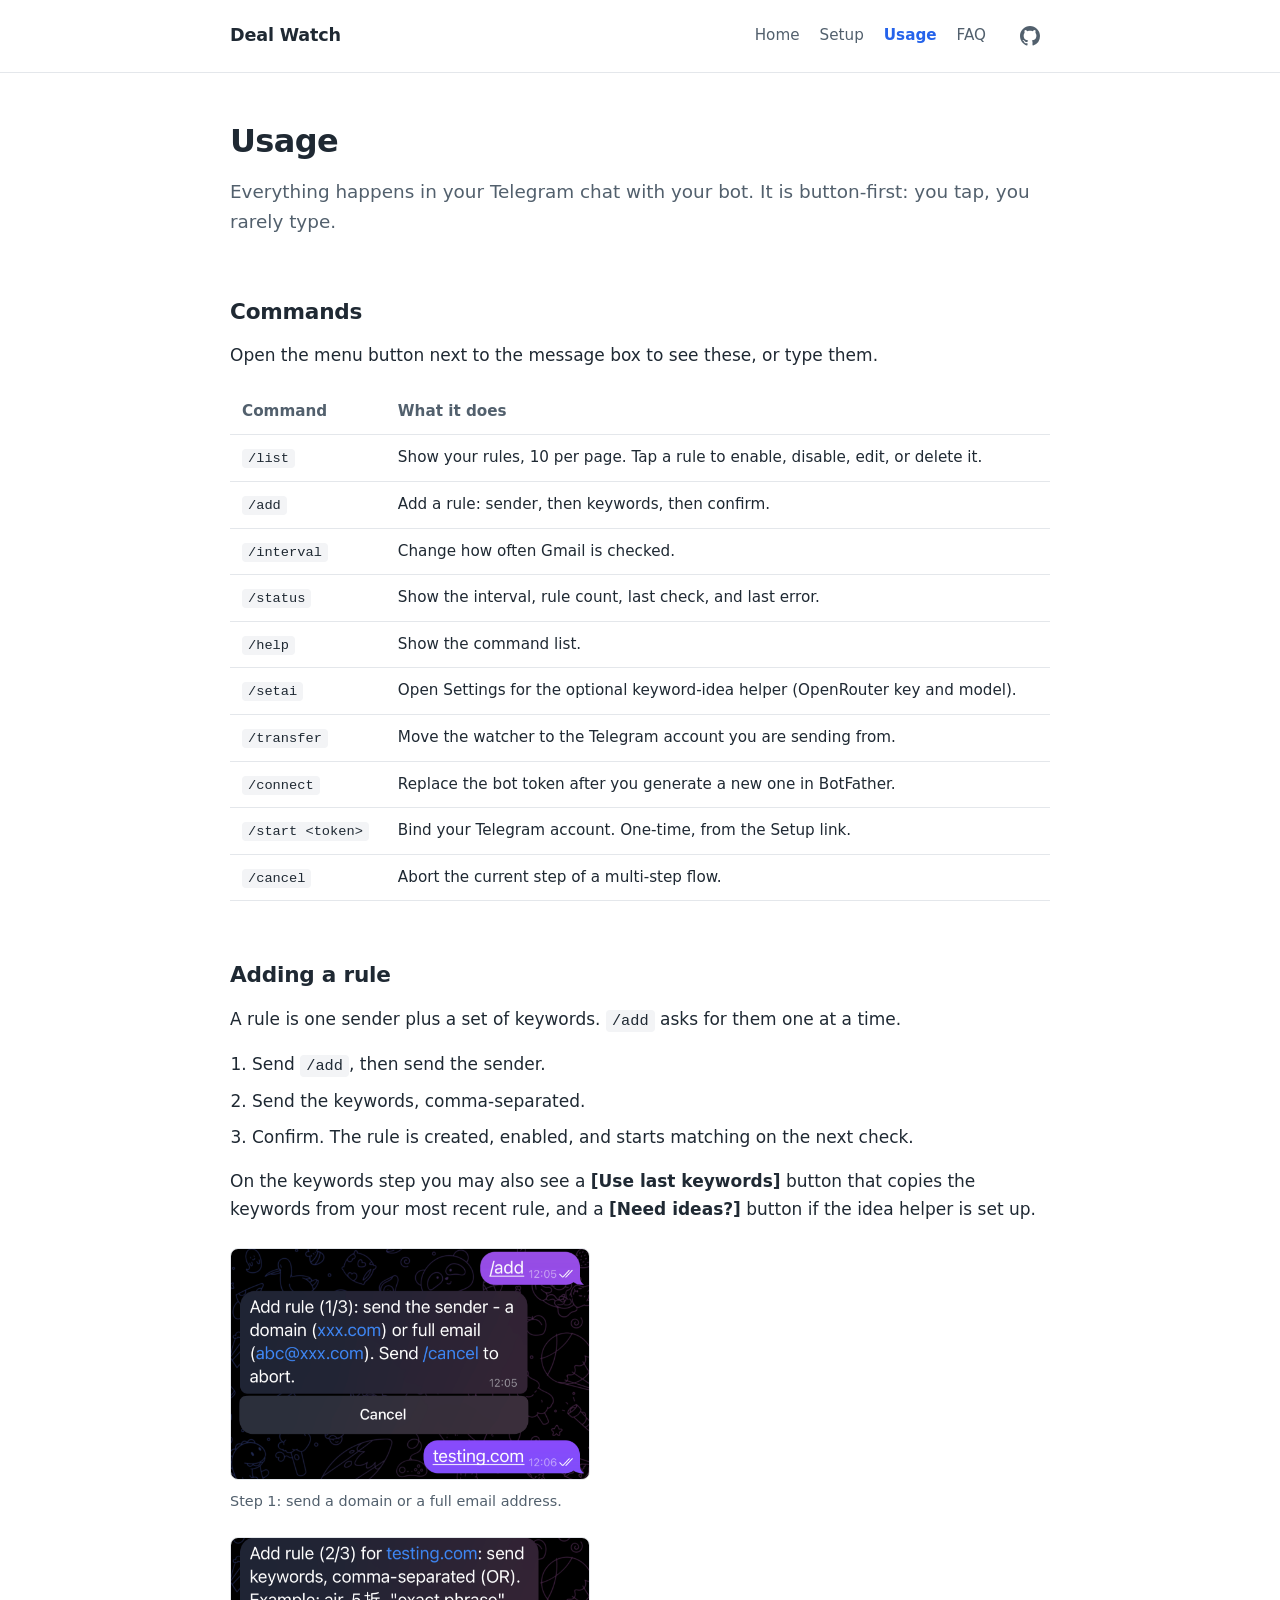
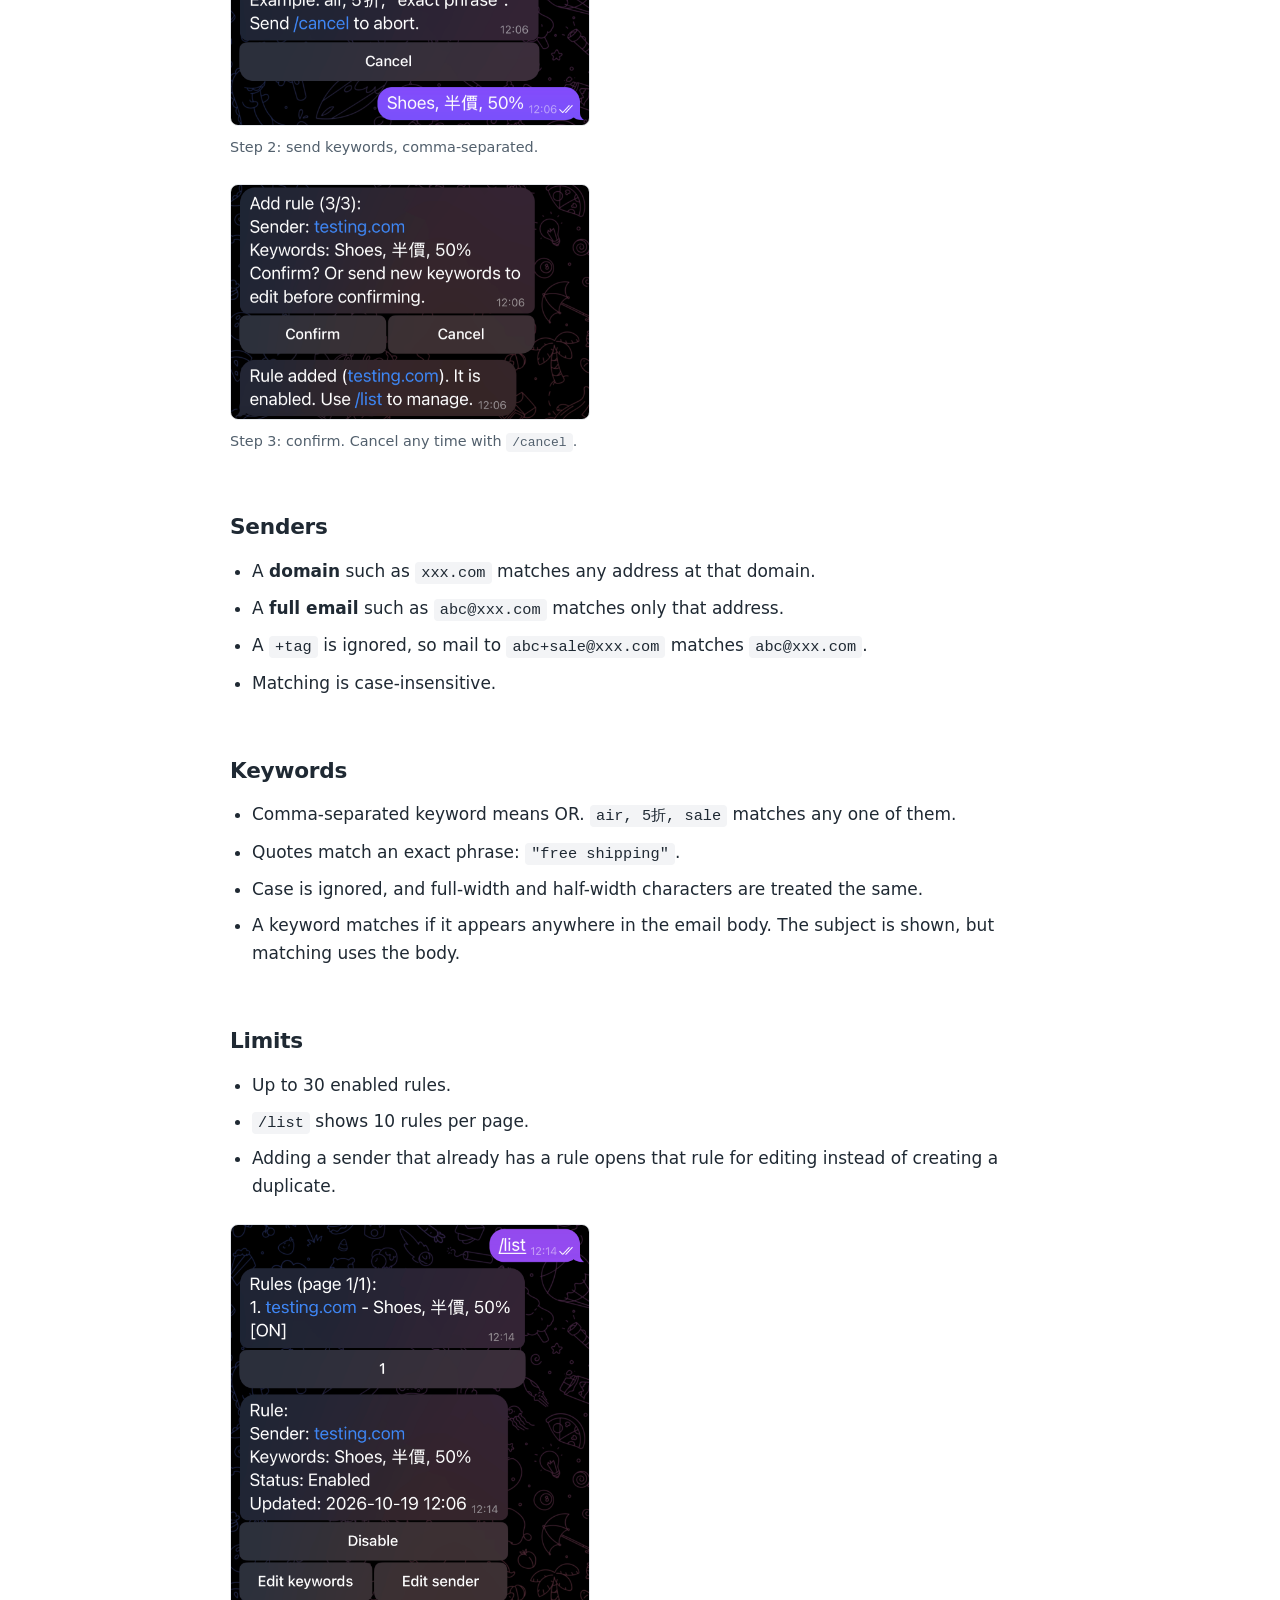
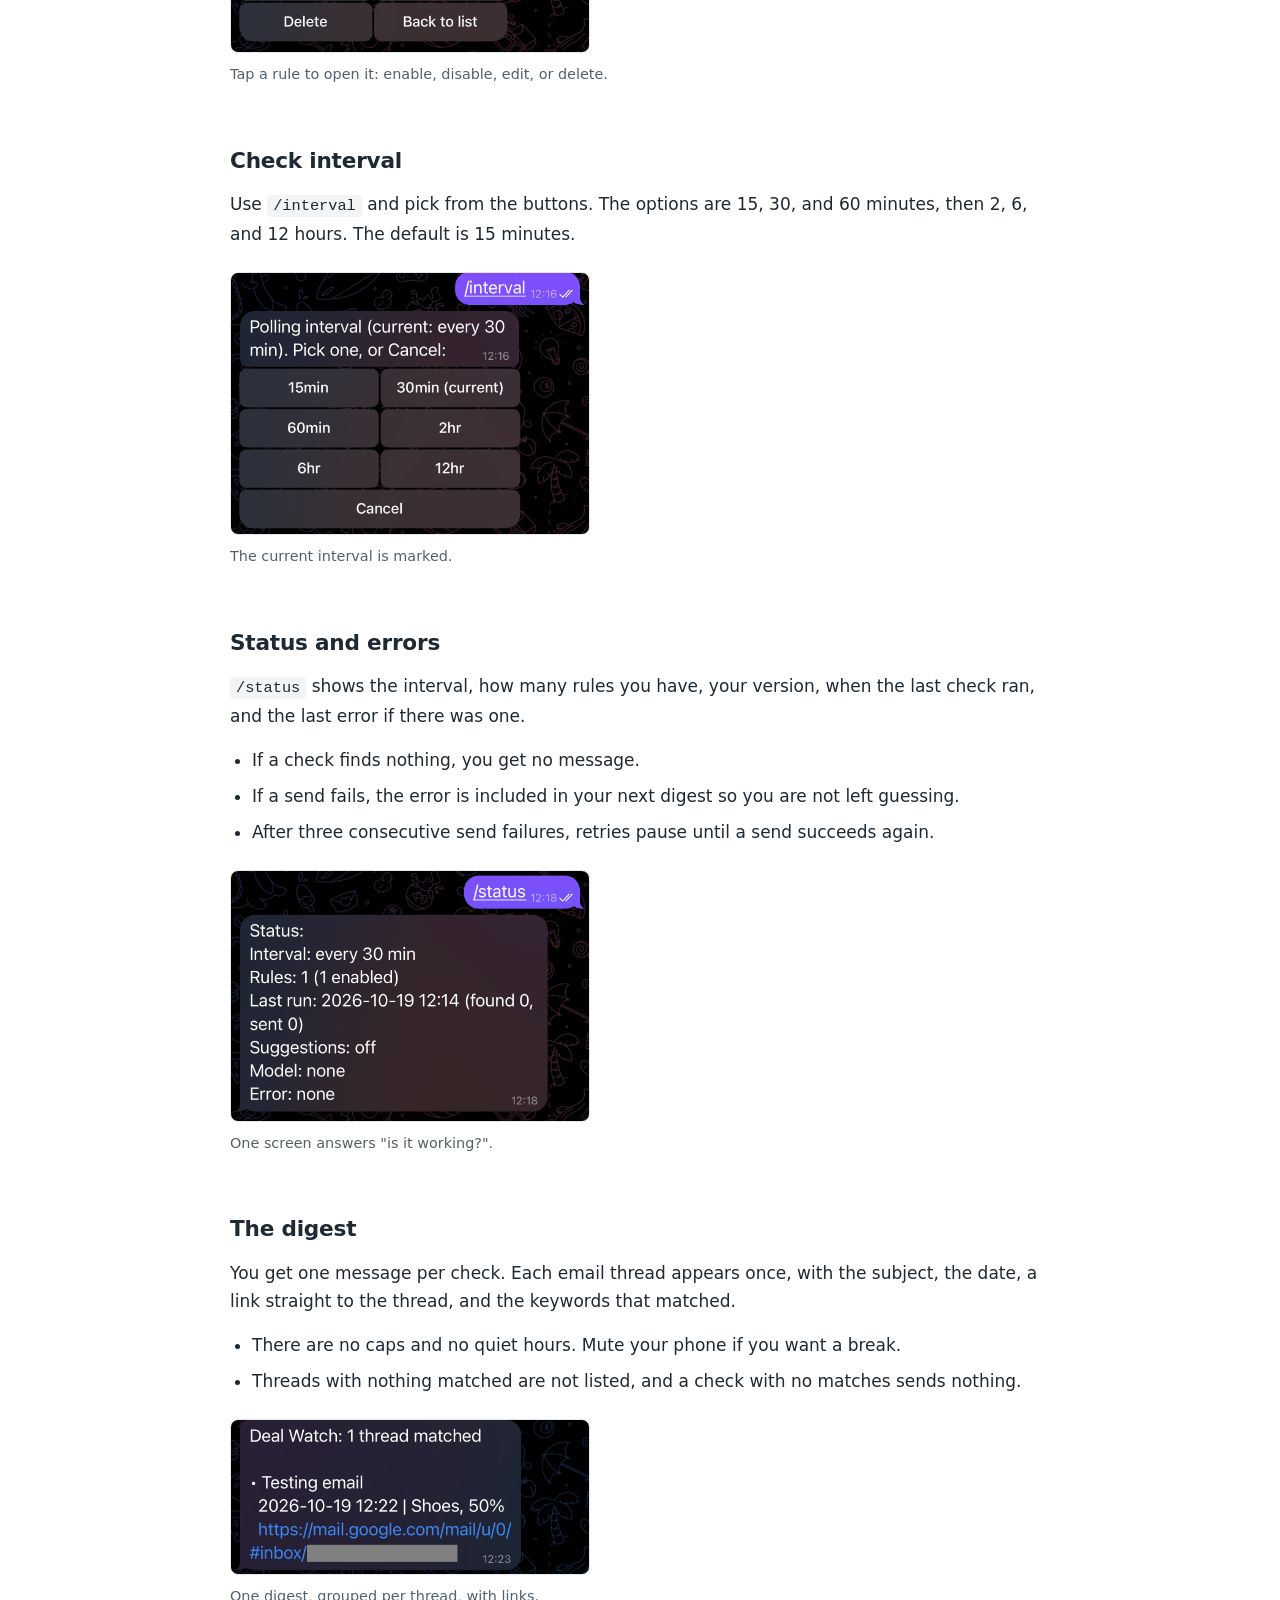
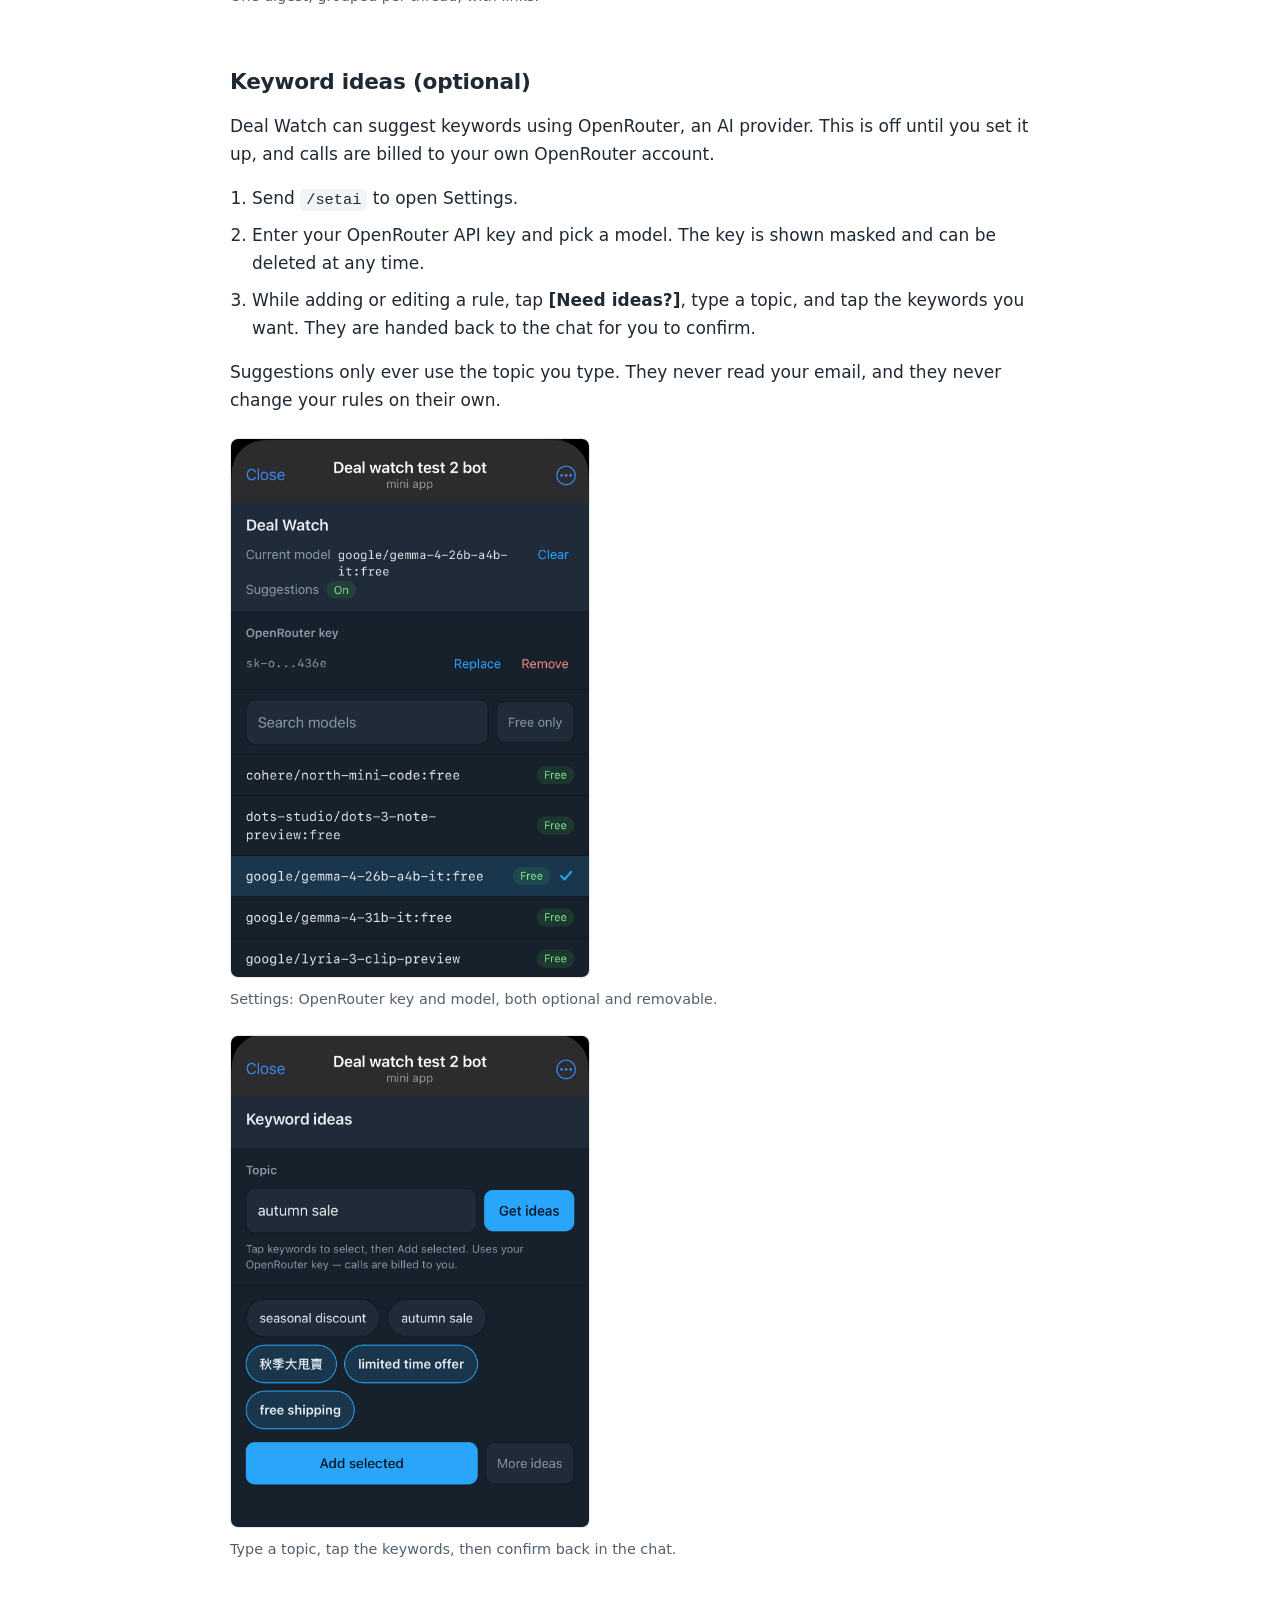
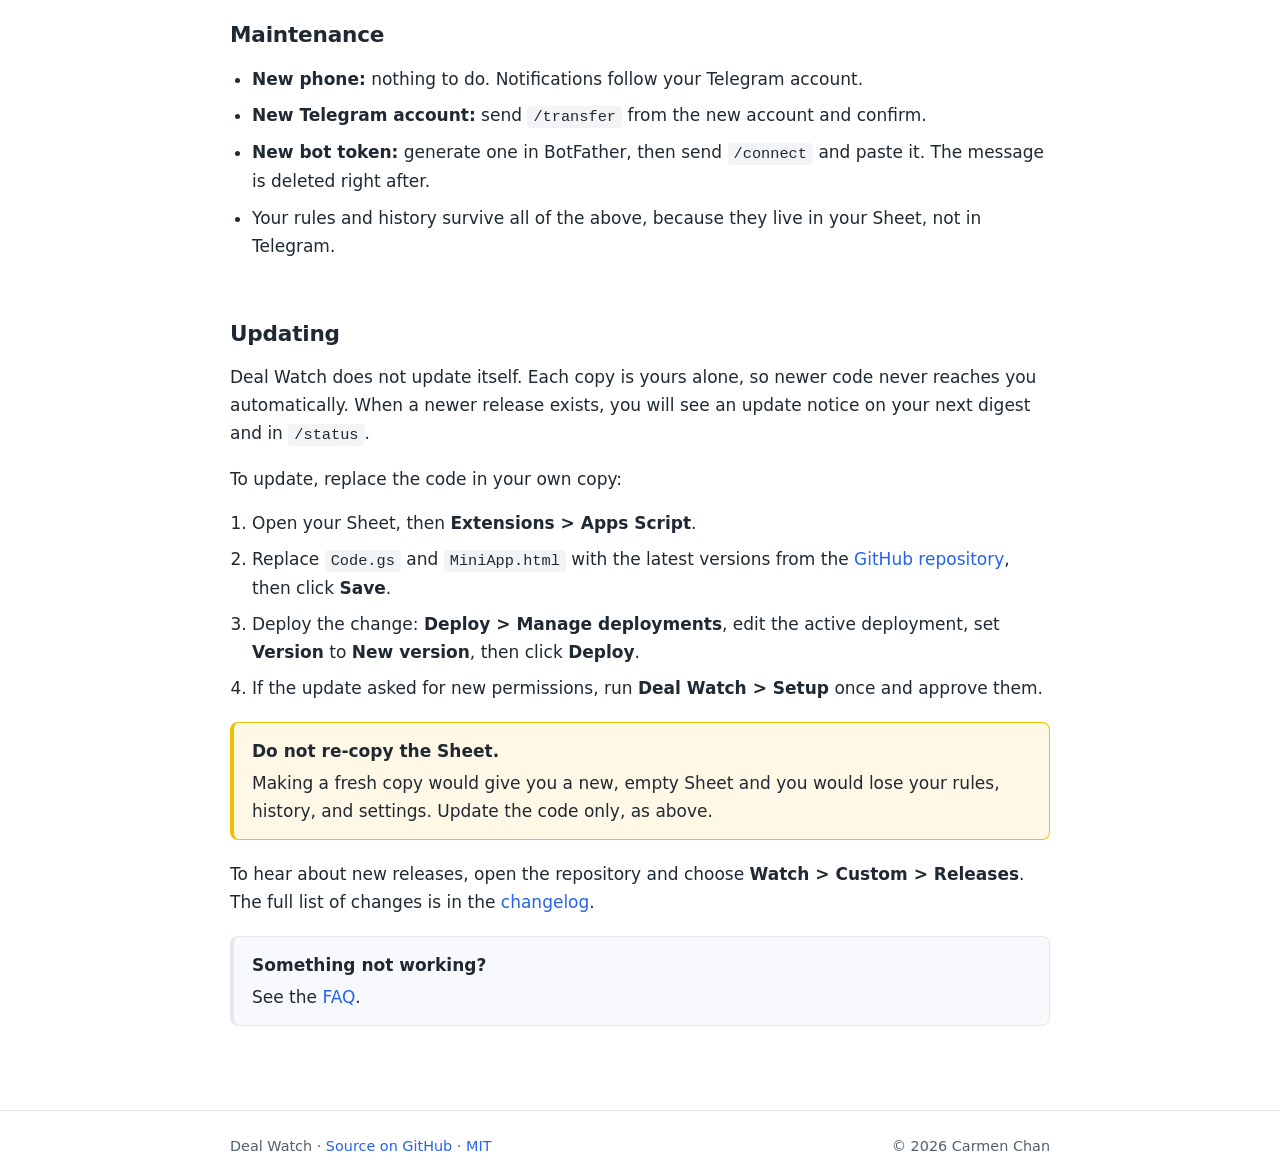
<file: docs/usage.html>
<!doctype html>
<html lang="en">

<head>
  <meta charset="utf-8">
  <meta name="viewport" content="width=device-width, initial-scale=1">
  <title>Usage — Deal Watch</title>
  <meta name="description"
    content="How to use Deal Watch: commands, adding rules, keyword syntax, check interval, status and errors, keyword ideas, and maintenance.">
  <meta property="og:title" content="Usage — Deal Watch">
  <meta property="og:description"
    content="Commands, rules, keywords, interval, status, and the optional keyword-idea helper.">
  <meta property="og:type" content="article">
  <meta property="og:url" content="https://carmenchancky.github.io/deal-watch/usage.html">
  <meta property="og:image" content="https://carmenchancky.github.io/deal-watch/assets/img/og.png">
  <meta property="og:image:width" content="1200">
  <meta property="og:image:height" content="630">
  <meta name="twitter:card" content="summary_large_image">
  <meta name="twitter:image" content="https://carmenchancky.github.io/deal-watch/assets/img/og.png">
  <link rel="icon" href="assets/img/favicon.svg" type="image/svg+xml">
  <link rel="stylesheet" href="assets/css/style.css">
</head>

<body>

  <header class="site-header">
    <div class="container header-inner">
      <a class="brand" href="index.html">Deal Watch</a>
      <nav id="site-nav" class="site-nav" aria-label="Main">
        <a href="index.html">Home</a>
        <a href="setup.html">Setup</a>
        <a href="usage.html" aria-current="page">Usage</a>
        <a href="faq.html">FAQ</a>
      </nav>
      <div class="header-actions">
        <a class="gh" target="_blank" rel="noopener" href="https://github.com/CarmenChanCKY/deal-watch"
          aria-label="GitHub repository">
          <svg viewBox="0 0 16 16" aria-hidden="true" fill="currentColor">
            <path
              d="M8 0C3.58 0 0 3.58 0 8c0 3.54 2.29 6.53 5.47 7.59.4.07.55-.17.55-.38 0-.19-.01-.82-.01-1.49-2.01.37-2.53-.49-2.69-.94-.09-.23-.48-.94-.82-1.13-.28-.15-.68-.52-.01-.53.63-.01 1.08.58 1.23.82.72 1.21 1.87.87 2.33.66.07-.52.28-.87.51-1.07-1.78-.2-3.64-.89-3.64-3.95 0-.87.31-1.59.82-2.15-.08-.2-.36-1.02.08-2.12 0 0 .67-.21 2.2.82.64-.18 1.32-.27 2-.27.68 0 1.36.09 2 .27 1.53-1.04 2.2-.82 2.2-.82.44 1.1.16 1.92.08 2.12.51.56.82 1.27.82 2.15 0 3.07-1.87 3.75-3.65 3.95.29.25.54.73.54 1.48 0 1.07-.01 1.93-.01 2.2 0 .21.15.46.55.38A8.01 8.01 0 0 0 16 8c0-4.42-3.58-8-8-8z" />
          </svg>
        </a>
        <button class="nav-toggle" type="button" aria-expanded="false" aria-controls="site-nav"
          aria-label="Toggle menu">
          <svg viewBox="0 0 24 24" fill="none" stroke="currentColor" stroke-width="2" stroke-linecap="round"
            aria-hidden="true">
            <line x1="3" y1="6" x2="21" y2="6" />
            <line x1="3" y1="12" x2="21" y2="12" />
            <line x1="3" y1="18" x2="21" y2="18" />
          </svg>
        </button>
      </div>
    </div>
  </header>

  <main>
    <div class="container">

      <h1>Usage</h1>
      <p class="lead">Everything happens in your Telegram chat with your bot. It is button-first: you tap, you rarely
        type.</p>

      <h2>Commands</h2>
      <p>Open the menu button next to the message box to see these, or type them.</p>
      <table>
        <thead>
          <tr>
            <th>Command</th>
            <th>What it does</th>
          </tr>
        </thead>
        <tbody>
          <tr>
            <td><code>/list</code></td>
            <td>Show your rules, 10 per page. Tap a rule to enable, disable, edit, or delete it.</td>
          </tr>
          <tr>
            <td><code>/add</code></td>
            <td>Add a rule: sender, then keywords, then confirm.</td>
          </tr>
          <tr>
            <td><code>/interval</code></td>
            <td>Change how often Gmail is checked.</td>
          </tr>
          <tr>
            <td><code>/status</code></td>
            <td>Show the interval, rule count, last check, and last error.</td>
          </tr>
          <tr>
            <td><code>/help</code></td>
            <td>Show the command list.</td>
          </tr>
          <tr>
            <td><code>/setai</code></td>
            <td>Open Settings for the optional keyword-idea helper (OpenRouter key and model).</td>
          </tr>
          <tr>
            <td><code>/transfer</code></td>
            <td>Move the watcher to the Telegram account you are sending from.</td>
          </tr>
          <tr>
            <td><code>/connect</code></td>
            <td>Replace the bot token after you generate a new one in BotFather.</td>
          </tr>
          <tr>
            <td><code>/start &lt;token&gt;</code></td>
            <td>Bind your Telegram account. One-time, from the Setup link.</td>
          </tr>
          <tr>
            <td><code>/cancel</code></td>
            <td>Abort the current step of a multi-step flow.</td>
          </tr>
        </tbody>
      </table>

      <h2>Adding a rule</h2>
      <p>A rule is one sender plus a set of keywords. <code>/add</code> asks for them one at a time.</p>
      <ol>
        <li>Send <code>/add</code>, then send the sender.</li>
        <li>Send the keywords, comma-separated.</li>
        <li>Confirm. The rule is created, enabled, and starts matching on the next check.</li>
      </ol>
      <p>On the keywords step you may also see a <strong>[Use last keywords]</strong> button that copies the keywords
        from your most recent rule, and a <strong>[Need ideas?]</strong> button if the idea helper is set up.</p>
      <figure class="shot">
        <img src="assets/img/usage-02-add-sender.png" alt="Add rule prompting for a sender" width="390" height="844">
        <figcaption>Step 1: send a domain or a full email address.</figcaption>
      </figure>
      <figure class="shot">
        <img src="assets/img/usage-03-add-keywords.png" alt="Add rule prompting for keywords" width="390" height="844">
        <figcaption>Step 2: send keywords, comma-separated.</figcaption>
      </figure>
      <figure class="shot">
        <img src="assets/img/usage-04-confirm.png" alt="Confirming a new rule" width="390" height="844">
        <figcaption>Step 3: confirm. Cancel any time with <code>/cancel</code>.</figcaption>
      </figure>

      <h2>Senders</h2>
      <ul>
        <li>A <strong>domain</strong> such as <code>xxx.com</code> matches any address at that domain.</li>
        <li>A <strong>full email</strong> such as <code>abc@xxx.com</code> matches only that address.</li>
        <li>A <code>+tag</code> is ignored, so mail to <code>abc+sale@xxx.com</code> matches <code>abc@xxx.com</code>.
        </li>
        <li>Matching is case-insensitive.</li>
      </ul>

      <h2>Keywords</h2>
      <ul>
        <li>Comma-separated keyword means OR. <code>air, 5折, sale</code> matches any one of them.</li>
        <li>Quotes match an exact phrase: <code>"free shipping"</code>.</li>
        <li>Case is ignored, and full-width and half-width characters are treated the same.</li>
        <li>A keyword matches if it appears anywhere in the email body. The subject is shown, but matching uses the
          body.</li>
      </ul>

      <h2>Limits</h2>
      <ul>
        <li>Up to 30 enabled rules.</li>
        <li><code>/list</code> shows 10 rules per page.</li>
        <li>Adding a sender that already has a rule opens that rule for editing instead of creating a duplicate.</li>
      </ul>
      <figure class="shot">
        <img src="assets/img/usage-01-list.png" alt="Rule list with per-rule buttons" width="390" height="844">
        <figcaption>Tap a rule to open it: enable, disable, edit, or delete.</figcaption>
      </figure>

      <h2>Check interval</h2>
      <p>Use <code>/interval</code> and pick from the buttons. The options are 15, 30, and 60 minutes, then 2, 6, and 12
        hours. The default is 15 minutes.</p>
      <figure class="shot">
        <img src="assets/img/usage-05-interval.png" alt="Interval options with the current one marked" width="390"
          height="844">
        <figcaption>The current interval is marked.</figcaption>
      </figure>

      <h2>Status and errors</h2>
      <p><code>/status</code> shows the interval, how many rules you have, your version, when the last check ran, and the
        last error if there was one.</p>
      <ul>
        <li>If a check finds nothing, you get no message.</li>
        <li>If a send fails, the error is included in your next digest so you are not left guessing.</li>
        <li>After three consecutive send failures, retries pause until a send succeeds again.</li>
      </ul>
      <figure class="shot">
        <img src="assets/img/usage-06-status.png" alt="Status output with interval, rule count, and last run"
          width="390" height="844">
        <figcaption>One screen answers "is it working?".</figcaption>
      </figure>

      <h2>The digest</h2>
      <p>You get one message per check. Each email thread appears once, with the subject, the date, a link straight to
        the thread, and the keywords that matched.</p>
      <ul>
        <li>There are no caps and no quiet hours. Mute your phone if you want a break.</li>
        <li>Threads with nothing matched are not listed, and a check with no matches sends nothing.</li>
      </ul>
      <figure class="shot">
        <img src="assets/img/usage-07-digest.png" alt="A digest message with thread links" width="390" height="844">
        <figcaption>One digest, grouped per thread, with links.</figcaption>
      </figure>

      <h2>Keyword ideas (optional)</h2>
      <p>Deal Watch can suggest keywords using OpenRouter, an AI provider. This is off until you set it up, and calls
        are billed to your own OpenRouter account.</p>
      <ol>
        <li>Send <code>/setai</code> to open Settings.</li>
        <li>Enter your OpenRouter API key and pick a model. The key is shown masked and can be deleted at any time.</li>
        <li>While adding or editing a rule, tap <strong>[Need ideas?]</strong>, type a topic, and tap the keywords you
          want. They are handed back to the chat for you to confirm.</li>
      </ol>
      <p>Suggestions only ever use the topic you type. They never read your email, and they never change your rules on
        their own.</p>
      <figure class="shot">
        <img src="assets/img/usage-08-setai-settings.png" alt="Settings for the OpenRouter key and model" width="390" height="844">
        <figcaption>Settings: OpenRouter key and model, both optional and removable.</figcaption>
      </figure>
      <figure class="shot">
        <img src="assets/img/usage-09-ideas.png" alt="Keyword idea suggestions as tappable chips" width="390" height="844">
        <figcaption>Type a topic, tap the keywords, then confirm back in the chat.</figcaption>
      </figure>

      <h2>Maintenance</h2>
      <ul>
        <li><strong>New phone:</strong> nothing to do. Notifications follow your Telegram account.</li>
        <li><strong>New Telegram account:</strong> send <code>/transfer</code> from the new account and confirm.</li>
        <li><strong>New bot token:</strong> generate one in BotFather, then send <code>/connect</code> and paste it. The
          message is deleted right after.</li>
        <li>Your rules and history survive all of the above, because they live in your Sheet, not in Telegram.</li>
      </ul>

      <h2 id="updating">Updating</h2>
      <p>Deal Watch does not update itself. Each copy is yours alone, so newer code never reaches you automatically. When
        a newer release exists, you will see an update notice on your next digest and in <code>/status</code>.</p>
      <p>To update, replace the code in your own copy:</p>
      <ol>
        <li>Open your Sheet, then <strong>Extensions &gt; Apps Script</strong>.</li>
        <li>Replace <code>Code.gs</code> and <code>MiniApp.html</code> with the latest versions from the <a
            target="_blank" rel="noopener" href="https://github.com/CarmenChanCKY/deal-watch">GitHub repository</a>, then
          click <strong>Save</strong>.</li>
        <li>Deploy the change: <strong>Deploy &gt; Manage deployments</strong>, edit the active deployment, set
          <strong>Version</strong> to <strong>New version</strong>, then click <strong>Deploy</strong>.</li>
        <li>If the update asked for new permissions, run <strong>Deal Watch &gt; Setup</strong> once and approve them.
        </li>
      </ol>
      <div class="callout warn">
        <strong>Do not re-copy the Sheet.</strong>
        <p>Making a fresh copy would give you a new, empty Sheet and you would lose your rules, history, and settings.
          Update the code only, as above.</p>
      </div>
      <p>To hear about new releases, open the repository and choose <strong>Watch &gt; Custom &gt; Releases</strong>. The
        full list of changes is in the <a target="_blank" rel="noopener"
          href="https://github.com/CarmenChanCKY/deal-watch/blob/main/CHANGELOG.md">changelog</a>.</p>

      <div class="callout">
        <strong>Something not working?</strong>
        <p>See the <a href="faq.html">FAQ</a>.</p>
      </div>

    </div>
  </main>

  <footer class="site-footer">
    <div class="container footer-inner">
      <p>Deal Watch · <a target="_blank" rel="noopener" href="https://github.com/CarmenChanCKY/deal-watch">Source on
          GitHub</a> · <a target="_blank" rel="noopener"
          href="https://github.com/CarmenChanCKY/deal-watch/blob/main/LICENSE">MIT</a></p>
      <p class="copyright">&copy; <span data-year>2026</span> Carmen Chan</p>
    </div>
  </footer>

  <script src="assets/js/site.js"></script>
</body>

</html>
</file>
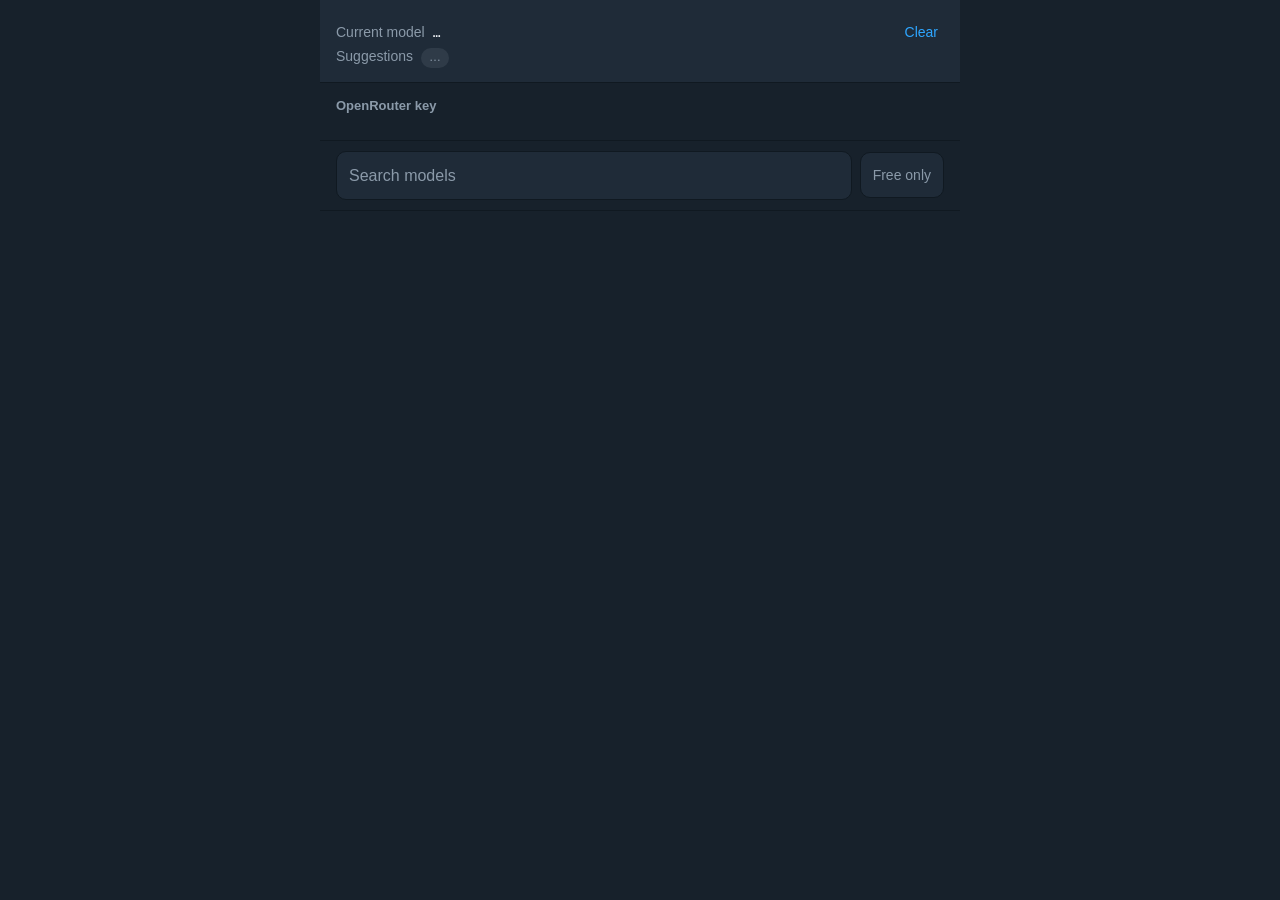
<file: src/MiniApp.html>
<!DOCTYPE html>
<html lang="en">
<head>
  <meta charset="utf-8">
  <title>Deal Watch</title>
  <style>
    :root {
      color-scheme: dark;
      --bg: #17212b;
      --surface: #1f2b38;
      --sep: #101921;
      --text: #e9edf2;
      --muted: #8b9aa9;
      --accent: #2ea6ff;
      --accent-soft: rgba(46, 166, 255, .16);
      --free: #7ee787;
      --free-bg: rgba(63, 185, 80, .15);
      --paid: #c7d0da;
      --paid-bg: rgba(139, 154, 169, .15);
      --danger: #f28b82;
      --radius: 10px;
    }
    * { box-sizing: border-box; }
    html, body { margin: 0; }
    body {
      background: var(--bg);
      color: var(--text);
      font-family: -apple-system, BlinkMacSystemFont, "Segoe UI", Roboto, sans-serif;
      font-size: 16px;
      line-height: 1.45;
      -webkit-text-size-adjust: 100%;
      padding-bottom: calc(24px + env(safe-area-inset-bottom));
    }
    .view[hidden] { display: none; }

    .appbar {
      padding: calc(12px + env(safe-area-inset-top)) 16px 8px;
      background: var(--surface);
      border-bottom: 1px solid var(--sep);
    }
    .appbar-title { font-size: 17px; font-weight: 600; margin: 0 0 6px; }
    .current-line { display: flex; align-items: baseline; gap: 8px; font-size: 14px; }
    .current-label { color: var(--muted); flex-shrink: 0; }
    .current-value {
      min-width: 0;
      font-family: ui-monospace, SFMono-Regular, Menlo, Consolas, monospace;
      font-size: 13px;
      overflow-wrap: anywhere;
    }
    .current-line .linkbtn { margin-left: auto; }

    .linkbtn {
      flex-shrink: 0;
      padding: 4px 6px;
      border: 0;
      background: none;
      color: var(--accent);
      font: inherit;
      font-size: 14px;
      cursor: pointer;
      touch-action: manipulation;
    }
    .linkbtn:active { opacity: .6; }
    .linkbtn:focus-visible { outline: 2px solid var(--accent); outline-offset: 1px; }
    .linkbtn.danger { color: var(--danger); }

    .badge { padding: 2px 8px; border-radius: 999px; font-size: 12px; line-height: 1.3; }
    .badge-on { color: var(--free); background: var(--free-bg); }
    .badge-off { color: var(--muted); background: var(--paid-bg); }

    .statusbar span { display: block; padding-top: 6px; font-size: 13px; color: var(--muted); }
    .statusbar span.ok { color: var(--free); }
    .statusbar span.err { color: var(--danger); }

    .panel { padding: 14px 16px; background: var(--bg); border-bottom: 1px solid var(--sep); }
    .section-label { display: block; margin: 0 0 10px; font-size: 13px; font-weight: 600; color: var(--muted); }

    .textfield {
      flex: 1 1 auto;
      min-width: 0;
      padding: 12px;
      font: inherit;
      color: var(--text);
      background: var(--surface);
      border: 1px solid var(--sep);
      border-radius: var(--radius);
      -webkit-appearance: none;
    }
    .textfield::placeholder { color: var(--muted); }
    .textfield:focus-visible { outline: 2px solid var(--accent); outline-offset: 1px; }
    input[type="password"].textfield { font-family: ui-monospace, SFMono-Regular, Menlo, Consolas, monospace; font-size: 16px; }

    .toggle {
      flex-shrink: 0;
      padding: 12px;
      font: inherit;
      font-size: 14px;
      color: var(--muted);
      background: var(--surface);
      border: 1px solid var(--sep);
      border-radius: var(--radius);
      cursor: pointer;
      touch-action: manipulation;
    }
    .toggle[aria-pressed="true"] { color: #04121f; background: var(--accent); border-color: var(--accent); }
    .toggle:active { transform: scale(.97); }
    .toggle:focus-visible { outline: 2px solid var(--accent); outline-offset: 1px; }

    .primary {
      padding: 12px 16px;
      border: 0;
      border-radius: var(--radius);
      background: var(--accent);
      color: #04121f;
      font: inherit;
      font-size: 15px;
      font-weight: 500;
      cursor: pointer;
      touch-action: manipulation;
    }
    .primary:active { transform: scale(.98); }
    .primary:focus-visible { outline: 2px solid var(--accent); outline-offset: 2px; }
    .primary[disabled] { opacity: .5; pointer-events: none; }

    .keyline { display: flex; align-items: center; gap: 10px; }
    .key-masked {
      flex: 1 1 auto;
      min-width: 0;
      font-family: ui-monospace, SFMono-Regular, Menlo, Consolas, monospace;
      font-size: 13px;
      color: var(--muted);
      overflow-wrap: anywhere;
    }
    .keyfield { display: flex; align-items: center; gap: 8px; }
    .keyactions { display: flex; align-items: center; gap: 8px; margin-top: 10px; }
    .hint { margin: 8px 0 0; font-size: 12px; color: var(--muted); }

    .searchbar {
      position: sticky;
      top: 0;
      z-index: 10;
      display: flex;
      align-items: center;
      gap: 8px;
      padding: 10px 16px;
      background: var(--bg);
      border-bottom: 1px solid var(--sep);
    }

    .empty { padding: 24px 16px; text-align: center; color: var(--muted); font-size: 14px; }

    .row {
      display: flex;
      align-items: center;
      gap: 12px;
      width: 100%;
      padding: 12px 16px;
      text-align: left;
      font: inherit;
      color: var(--text);
      background: transparent;
      border: 0;
      border-bottom: 1px solid var(--sep);
      cursor: pointer;
      touch-action: manipulation;
      transition: background .12s ease;
    }
    .row:active { background: var(--accent-soft); }
    .row.selected { background: var(--accent-soft); }
    .row:focus-visible { outline: 2px solid var(--accent); outline-offset: -2px; }
    .row-main { flex: 1 1 auto; min-width: 0; display: flex; flex-direction: column; gap: 2px; }
    .row-id {
      font-family: ui-monospace, SFMono-Regular, Menlo, Consolas, monospace;
      font-size: 14px;
      overflow-wrap: anywhere;
    }
    .row-sub { font-size: 12px; color: var(--muted); }
    .row-tail { flex-shrink: 0; display: flex; align-items: center; gap: 8px; }

    .pill { padding: 4px 8px; border-radius: 999px; font-size: 12px; line-height: 1; white-space: nowrap; }
    .pill-free { color: var(--free); background: var(--free-bg); }
    .pill-paid { color: var(--paid); background: var(--paid-bg); }

    .check { display: none; width: 18px; height: 18px; flex-shrink: 0; color: var(--accent); }
    .row.selected .check { display: block; }

    .spinner {
      display: none;
      width: 16px;
      height: 16px;
      flex-shrink: 0;
      border: 2px solid var(--muted);
      border-top-color: transparent;
      border-radius: 50%;
      animation: spin .7s linear infinite;
    }
    @keyframes spin { to { transform: rotate(360deg); } }
    .row.saving { opacity: .6; pointer-events: none; }
    .row.saving .spinner { display: block; }
    .row.saving .pill,
    .row.saving .check { display: none; }

    .chips { display: flex; flex-wrap: wrap; gap: 8px; padding: 14px 16px; }
    .chip {
      max-width: 100%;
      padding: 10px 14px;
      border: 1px solid var(--sep);
      border-radius: 999px;
      background: var(--surface);
      color: var(--text);
      font: inherit;
      font-size: 14px;
      text-align: left;
      overflow-wrap: anywhere;
      cursor: pointer;
      touch-action: manipulation;
      transition: background .12s ease, border-color .12s ease;
    }
    .chip:active { transform: scale(.97); }
    .chip[aria-pressed="true"] { background: var(--accent-soft); border-color: var(--accent); font-weight: 600; }
    .chip:focus-visible { outline: 2px solid var(--accent); outline-offset: 1px; }

    .ideaactions { display: flex; gap: 8px; padding: 0 16px 16px; }
    .ideaactions .primary { flex: 1 1 auto; }

    /* Wide screens: keep a comfortable reading width instead of full-bleed rows. */
    @media (min-width: 640px) {
      .appbar, .panel, .searchbar, .list, .chips, .ideaactions, .empty {
        max-width: 640px;
        margin-left: auto;
        margin-right: auto;
      }
    }

    /* Narrow screens: tighter gutters and let field rows wrap to full width. */
    @media (max-width: 380px) {
      .appbar, .panel, .chips { padding-left: 12px; padding-right: 12px; }
      .searchbar { padding-left: 12px; padding-right: 12px; }
      .row { padding-left: 12px; padding-right: 12px; }
      .keyfield, .searchbar { flex-wrap: wrap; }
      .keyfield .textfield, .searchbar .textfield { flex-basis: 100%; }
      .keyfield .primary, .keyfield .toggle, .searchbar .toggle { width: 100%; }
      .ideaactions { flex-direction: column; }
      .ideaactions .primary, .ideaactions .toggle { width: 100%; }
    }

    @media (prefers-reduced-motion: reduce) {
      .spinner { animation: none; }
      .row, .chip { transition: none; }
      .row:active, .toggle:active, .primary:active, .chip:active { transform: none; }
    }
  </style>
</head>
<body>
  <section id="view-settings" class="view">
    <header class="appbar">
      <h1 class="appbar-title"><?= appName ?></h1>
      <div class="current-line">
        <span class="current-label">Current model</span>
        <span class="current-value" id="current-value">…</span>
        <button id="clear" class="linkbtn" type="button">Clear</button>
      </div>
      <div class="current-line">
        <span class="current-label">Suggestions</span>
        <span id="suggestions" class="badge badge-off">…</span>
      </div>
      <div class="statusbar"><span id="status" role="status" aria-live="polite"></span></div>
    </header>

    <section class="panel">
      <h2 class="section-label">OpenRouter key</h2>
      <div id="key-view"></div>
    </section>

    <div class="searchbar">
      <input id="q" class="textfield" type="search" inputmode="search" placeholder="Search models" autocomplete="off" autocapitalize="off" spellcheck="false" aria-label="Search models">
      <button id="freeonly" class="toggle" type="button" aria-pressed="false">Free only</button>
    </div>

    <main id="results" class="list" aria-label="Model results"></main>
  </section>

  <section id="view-ideas" class="view" hidden>
    <header class="appbar">
      <h1 class="appbar-title">Keyword ideas</h1>
      <div class="statusbar"><span id="idea-status" role="status" aria-live="polite"></span></div>
    </header>

    <section class="panel">
      <label class="section-label" for="topic">Topic</label>
      <div class="keyfield">
        <input id="topic" class="textfield" type="text" placeholder="e.g. sneaker, 波鞋" autocomplete="off" autocapitalize="off" spellcheck="false" aria-label="Topic">
        <button id="idea-get" class="primary" type="button">Get ideas</button>
      </div>
      <p class="hint">Tap keywords to select, then Add selected. Uses your OpenRouter key — calls are billed to you.</p>
    </section>

    <div id="idea-chips" class="chips"></div>

    <div id="idea-actions" class="ideaactions" hidden>
      <button id="idea-add" class="primary" type="button">Add selected</button>
      <button id="idea-more" class="toggle" type="button">More ideas</button>
    </div>
  </section>

  <script>
    var APP_TOKEN = <?!= JSON.stringify(appToken) ?>;
    var VIEW = <?!= JSON.stringify(view) ?>;

    function el(id) {
      return document.getElementById(id);
    }

    function trim(v) {
      return String(v === null || v === undefined ? '' : v).replace(/^\s+|\s+$/g, '');
    }

    var statusTimer = null;

    function setLive(id, text, kind) {
      var s = el(id);
      if (!s) {
        return;
      }
      if (statusTimer) {
        clearTimeout(statusTimer);
        statusTimer = null;
      }
      s.textContent = text || '';
      s.className = kind || '';
      if (text && kind === 'ok') {
        statusTimer = setTimeout(function () {
          s.textContent = '';
          s.className = '';
        }, 3000);
      }
    }

    function debounce(fn, ms) {
      var t = null;
      return function () {
        var self = this;
        var args = arguments;
        if (t) {
          clearTimeout(t);
        }
        t = setTimeout(function () {
          fn.apply(self, args);
        }, ms);
      };
    }

    // -----------------------------------------------------------------------
    // Settings view
    // -----------------------------------------------------------------------
    function initSettings() {
      var currentModel = '';
      var hasKey = false;
      var keyMasked = '';
      var keyEditing = false;
      var lastItems = [];
      var reqSeq = 0;
      var busy = false;

      function setStatus(text, kind) {
        setLive('status', text, kind);
      }

      function applyState(state) {
        if (!state) {
          return;
        }
        hasKey = !!state.hasKey;
        keyMasked = state.keyMasked || '';
        currentModel = state.model || '';
        el('current-value').textContent = currentModel || 'none';
        var b = el('suggestions');
        b.textContent = state.suggestions ? 'On' : 'Off';
        b.className = 'badge ' + (state.suggestions ? 'badge-on' : 'badge-off');
      }

      function subLabelFor(m) {
        return m.reasoning === 'mandatory' ? 'Reasoning always on' : '';
      }

      function buildRow(m) {
        var isCurrent = m.id === currentModel;
        var row = document.createElement('button');
        row.type = 'button';
        row.className = 'row' + (isCurrent ? ' selected' : '');
        row.setAttribute('aria-pressed', isCurrent ? 'true' : 'false');
        row.setAttribute('aria-label', m.id + (m.free ? ', free' : ', paid'));

        var main = document.createElement('span');
        main.className = 'row-main';
        var idEl = document.createElement('span');
        idEl.className = 'row-id';
        idEl.textContent = m.id;
        main.appendChild(idEl);
        var sub = subLabelFor(m);
        if (sub) {
          var subEl = document.createElement('span');
          subEl.className = 'row-sub';
          subEl.textContent = sub;
          main.appendChild(subEl);
        }

        var tail = document.createElement('span');
        tail.className = 'row-tail';
        var pill = document.createElement('span');
        pill.className = 'pill ' + (m.free ? 'pill-free' : 'pill-paid');
        pill.textContent = m.free ? 'Free' : 'Paid';
        var spinner = document.createElement('span');
        spinner.className = 'spinner';
        spinner.setAttribute('aria-hidden', 'true');
        var check = document.createElement('span');
        check.className = 'check';
        check.setAttribute('aria-hidden', 'true');
        check.innerHTML = '<svg viewBox="0 0 20 20" width="18" height="18" fill="none" stroke="currentColor" stroke-width="2.5" stroke-linecap="round" stroke-linejoin="round"><path d="M4 10.5l4 4 8-9"/></svg>';
        tail.appendChild(pill);
        tail.appendChild(spinner);
        tail.appendChild(check);

        row.appendChild(main);
        row.appendChild(tail);
        row.addEventListener('click', function () {
          pickModel(m.id, row);
        });
        return row;
      }

      function renderResults(items) {
        var box = el('results');
        box.textContent = '';
        if (!items.length) {
          var empty = document.createElement('div');
          empty.className = 'empty';
          empty.textContent = 'No matches. Try another keyword.';
          box.appendChild(empty);
          return;
        }
        for (var i = 0; i < items.length; i++) {
          box.appendChild(buildRow(items[i]));
        }
      }

      function renderKey() {
        var box = el('key-view');
        box.textContent = '';

        if (hasKey && !keyEditing) {
          var line = document.createElement('div');
          line.className = 'keyline';
          var masked = document.createElement('span');
          masked.className = 'key-masked';
          masked.textContent = keyMasked || 'saved';
          var replace = document.createElement('button');
          replace.type = 'button';
          replace.className = 'linkbtn';
          replace.textContent = 'Replace';
          replace.addEventListener('click', function () {
            keyEditing = true;
            renderKey();
          });
          var remove = document.createElement('button');
          remove.type = 'button';
          remove.className = 'linkbtn danger';
          remove.textContent = 'Remove';
          remove.addEventListener('click', removeKey);
          line.appendChild(masked);
          line.appendChild(replace);
          line.appendChild(remove);
          box.appendChild(line);
          return;
        }

        var field = document.createElement('div');
        field.className = 'keyfield';
        var input = document.createElement('input');
        input.id = 'key-input';
        input.className = 'textfield';
        input.type = 'password';
        input.placeholder = 'sk-or-v1…';
        input.setAttribute('autocomplete', 'off');
        input.setAttribute('autocapitalize', 'off');
        input.setAttribute('spellcheck', 'false');
        input.setAttribute('aria-label', 'OpenRouter API key');
        var show = document.createElement('button');
        show.type = 'button';
        show.className = 'toggle';
        show.setAttribute('aria-pressed', 'false');
        show.textContent = 'Show';
        show.addEventListener('click', function () {
          var on = show.getAttribute('aria-pressed') === 'true';
          show.setAttribute('aria-pressed', on ? 'false' : 'true');
          show.textContent = on ? 'Show' : 'Hide';
          input.type = on ? 'password' : 'text';
        });
        field.appendChild(input);
        field.appendChild(show);
        box.appendChild(field);

        var actions = document.createElement('div');
        actions.className = 'keyactions';
        var save = document.createElement('button');
        save.type = 'button';
        save.className = 'primary';
        save.textContent = 'Save key';
        save.addEventListener('click', saveKey);
        actions.appendChild(save);
        if (hasKey) {
          var cancel = document.createElement('button');
          cancel.type = 'button';
          cancel.className = 'linkbtn';
          cancel.textContent = 'Cancel';
          cancel.addEventListener('click', function () {
            keyEditing = false;
            renderKey();
          });
          actions.appendChild(cancel);
        }
        box.appendChild(actions);

        var hint = document.createElement('p');
        hint.className = 'hint';
        hint.textContent = 'Calls are billed to your OpenRouter account.';
        box.appendChild(hint);

        if (keyEditing) {
          input.focus();
        }
      }

      function loadState() {
        if (!APP_TOKEN) {
          setStatus('Missing token. Open this page from Telegram.', 'err');
          return;
        }
        google.script.run
          .withSuccessHandler(function (res) {
            if (!res || !res.ok) {
              setStatus(res && res.error ? res.error : 'Session expired.', 'err');
              return;
            }
            applyState(res.state);
            renderKey();
          })
          .withFailureHandler(function () {
            setStatus('Backend error.', 'err');
          })
          .miniAppGetState(APP_TOKEN);
      }

      function loadModels() {
        if (!APP_TOKEN) {
          setStatus('Missing token. Open this page from Telegram.', 'err');
          return;
        }
        if (busy) {
          return;
        }
        var seq = ++reqSeq;
        var q = el('q').value;
        var freeOnly = el('freeonly').getAttribute('aria-pressed') === 'true';
        setStatus('Searching…');
        google.script.run
          .withSuccessHandler(function (res) {
            if (seq !== reqSeq) {
              return;
            }
            if (!res || !res.ok) {
              setStatus(res && res.error ? res.error : 'Search failed.', 'err');
              return;
            }
            applyState(res.state);
            lastItems = res.items || [];
            renderResults(lastItems);
            setStatus('');
          })
          .withFailureHandler(function () {
            if (seq !== reqSeq) {
              return;
            }
            setStatus('Backend error.', 'err');
          })
          .miniAppGetModels(APP_TOKEN, q, freeOnly);
      }

      function pickModel(id, row) {
        if (busy) {
          return;
        }
        if (id === currentModel) {
          setStatus('Already using ' + id + '.', 'ok');
          return;
        }
        busy = true;
        row.classList.add('saving');
        setStatus('');
        google.script.run
          .withSuccessHandler(function (res) {
            busy = false;
            row.classList.remove('saving');
            if (!res || !res.ok) {
              setStatus(res && res.error ? res.error : 'Could not save.', 'err');
              return;
            }
            applyState(res.state);
            renderResults(lastItems);
            setStatus('Saved ' + currentModel + '.', 'ok');
          })
          .withFailureHandler(function () {
            busy = false;
            row.classList.remove('saving');
            setStatus('Backend error.', 'err');
          })
          .miniAppSetModel(APP_TOKEN, id);
      }

      function clearModel() {
        if (busy) {
          return;
        }
        busy = true;
        setStatus('Clearing…');
        google.script.run
          .withSuccessHandler(function (res) {
            busy = false;
            if (!res || !res.ok) {
              setStatus(res && res.error ? res.error : 'Could not clear.', 'err');
              return;
            }
            applyState(res.state);
            renderResults(lastItems);
            setStatus('Model cleared.', 'ok');
          })
          .withFailureHandler(function () {
            busy = false;
            setStatus('Backend error.', 'err');
          })
          .miniAppClearModel(APP_TOKEN);
      }

      function saveKey() {
        if (busy) {
          return;
        }
        var input = el('key-input');
        var raw = input ? input.value : '';
        if (!raw) {
          setStatus('Enter your OpenRouter key.', 'err');
          return;
        }
        busy = true;
        setStatus('Checking key…');
        google.script.run
          .withSuccessHandler(function (res) {
            busy = false;
            if (!res || !res.ok) {
              setStatus(res && res.error ? res.error : 'Key rejected.', 'err');
              return;
            }
            applyState(res.state);
            keyEditing = false;
            renderKey();
            setStatus('Key saved.', 'ok');
          })
          .withFailureHandler(function () {
            busy = false;
            setStatus('Backend error.', 'err');
          })
          .miniAppSetKey(APP_TOKEN, raw);
      }

      function removeKey() {
        if (busy) {
          return;
        }
        if (!window.confirm('Remove the stored OpenRouter key? Suggestions turn off.')) {
          return;
        }
        busy = true;
        setStatus('Removing…');
        google.script.run
          .withSuccessHandler(function (res) {
            busy = false;
            if (!res || !res.ok) {
              setStatus(res && res.error ? res.error : 'Could not remove.', 'err');
              return;
            }
            applyState(res.state);
            keyEditing = false;
            renderKey();
            setStatus('Key removed.', 'ok');
          })
          .withFailureHandler(function () {
            busy = false;
            setStatus('Backend error.', 'err');
          })
          .miniAppDeleteKey(APP_TOKEN);
      }

      el('q').addEventListener('input', debounce(loadModels, 300));
      el('q').addEventListener('keydown', function (e) {
        if (e.key === 'Enter') {
          e.preventDefault();
          loadModels();
        }
      });
      el('freeonly').addEventListener('click', function () {
        var on = this.getAttribute('aria-pressed') === 'true';
        this.setAttribute('aria-pressed', on ? 'false' : 'true');
        loadModels();
      });
      el('clear').addEventListener('click', clearModel);

      el('current-value').textContent = 'none';
      renderKey();
      loadState();
      loadModels();
    }

    // -----------------------------------------------------------------------
    // Ideas view
    // -----------------------------------------------------------------------
    function initIdeas() {
      var ideaSeed = '';
      var ideaItems = [];
      var ideaSelected = {};
      var ideaBatches = 0;
      var ideaBusy = false;
      var ideaSent = false;

      function setStatus(text, kind) {
        setLive('idea-status', text, kind);
      }

      function renderChips() {
        var box = el('idea-chips');
        box.textContent = '';
        for (var i = 0; i < ideaItems.length; i++) {
          (function (idx) {
            var chip = document.createElement('button');
            chip.type = 'button';
            chip.className = 'chip';
            chip.setAttribute('aria-pressed', ideaSelected[idx] ? 'true' : 'false');
            chip.textContent = ideaItems[idx];
            chip.addEventListener('click', function () {
              if (ideaSelected[idx]) {
                delete ideaSelected[idx];
              } else {
                ideaSelected[idx] = true;
              }
              chip.setAttribute('aria-pressed', ideaSelected[idx] ? 'true' : 'false');
              if (ideaSent) {
                ideaSent = false;
                el('idea-add').disabled = false;
              }
            });
            box.appendChild(chip);
          })(i);
        }
      }

      function showActions(on) {
        el('idea-actions').hidden = !on;
      }

      function extractIdeas(items) {
        ideaItems = items || [];
        ideaSelected = {};
        ideaSent = false;
        el('idea-add').disabled = false;
        el('idea-more').disabled = false;
        renderChips();
        showActions(ideaItems.length > 0);
      }

      function getIdeas() {
        var seed = trim(el('topic').value);
        if (!seed) {
          setStatus('Type a topic first.', 'err');
          return;
        }
        if (ideaBusy) {
          return;
        }
        ideaBusy = true;
        setStatus('Searching…');
        google.script.run
          .withSuccessHandler(function (res) {
            ideaBusy = false;
            if (!res || !res.ok) {
              setStatus(res && res.error ? res.error : 'Could not get ideas.', 'err');
              return;
            }
            ideaSeed = seed;
            ideaBatches = 1;
            extractIdeas(res.items);
            setStatus(ideaItems.length + ' ideas. Tap to select.');
          })
          .withFailureHandler(function () {
            ideaBusy = false;
            setStatus('Backend error.', 'err');
          })
          .miniAppSuggest(APP_TOKEN, seed, null);
      }

      function moreIdeas() {
        if (ideaBusy) {
          return;
        }
        if (!ideaSeed || ideaBatches >= 3) {
          setStatus('No more ideas for now.', 'err');
          return;
        }
        ideaBusy = true;
        el('idea-more').disabled = true;
        setStatus('Searching…');
        google.script.run
          .withSuccessHandler(function (res) {
            ideaBusy = false;
            el('idea-more').disabled = false;
            if (!res || !res.ok) {
              setStatus(res && res.error ? res.error : 'Could not get ideas.', 'err');
              return;
            }
            var seen = {};
            for (var i = 0; i < ideaItems.length; i++) {
              seen[String(ideaItems[i]).toLowerCase()] = true;
            }
            var added = 0;
            for (var j = 0; j < res.items.length; j++) {
              var kk = String(res.items[j]).toLowerCase();
              if (!seen[kk]) {
                seen[kk] = true;
                ideaItems.push(res.items[j]);
                added++;
              }
            }
            ideaBatches++;
            renderChips();
            showActions(ideaItems.length > 0);
            setStatus(added ? added + ' more ideas.' : 'No new ideas. Try a different topic.', added ? 'ok' : 'err');
          })
          .withFailureHandler(function () {
            ideaBusy = false;
            el('idea-more').disabled = false;
            setStatus('Backend error.', 'err');
          })
          .miniAppSuggest(APP_TOKEN, ideaSeed, ideaItems);
      }

      function addSelected() {
        if (ideaBusy) {
          return;
        }
        var picked = [];
        for (var i = 0; i < ideaItems.length; i++) {
          if (ideaSelected[i]) {
            picked.push(ideaItems[i]);
          }
        }
        if (!picked.length) {
          setStatus('Select at least one keyword.', 'err');
          return;
        }
        ideaBusy = true;
        setStatus('Sending…');
        google.script.run
          .withSuccessHandler(function (res) {
            ideaBusy = false;
            if (!res || !res.ok) {
              setStatus(res && res.error ? res.error : 'Could not send.', 'err');
              return;
            }
            ideaSent = true;
            el('idea-add').disabled = true;
            setStatus('Sent to Telegram. Open the chat to confirm.', 'ok');
          })
          .withFailureHandler(function () {
            ideaBusy = false;
            setStatus('Backend error.', 'err');
          })
          .miniAppIdeasAdd(APP_TOKEN, ideaSeed, picked);
      }

      el('idea-get').addEventListener('click', getIdeas);
      el('topic').addEventListener('keydown', function (e) {
        if (e.key === 'Enter') {
          e.preventDefault();
          getIdeas();
        }
      });
      el('idea-more').addEventListener('click', moreIdeas);
      el('idea-add').addEventListener('click', addSelected);
    }

    if (VIEW === 'ideas') {
      el('view-settings').hidden = true;
      el('view-ideas').hidden = false;
      if (!APP_TOKEN) {
        setLive('idea-status', 'Missing token. Open this page from Telegram.', 'err');
      } else {
        initIdeas();
      }
    } else {
      initSettings();
    }
  </script>
</body>
</html>
</file>
<file: docs/assets/css/style.css>
:root {
  --bg: #ffffff;
  --bg-soft: #f7f9fc;
  --text: #1f2933;
  --muted: #52606d;
  --border: #e4e7eb;
  --accent: #2563eb;
  --accent-dark: #1d4ed8;
  --code-bg: #f3f4f6;
  --warn-bg: #fff8e6;
  --warn-border: #f0c000;
  --radius: 8px;
  --max: 860px;
}

* {
  box-sizing: border-box;
}

html {
  -webkit-text-size-adjust: 100%;
}

body {
  margin: 0;
  background: var(--bg);
  color: var(--text);
  font-family:
    system-ui,
    -apple-system,
    "Segoe UI",
    Roboto,
    "Helvetica Neue",
    Arial,
    "PingFang TC",
    "Microsoft JhengHei",
    sans-serif;
  font-size: 17px;
  line-height: 1.65;
}

.container {
  max-width: var(--max);
  margin: 0 auto;
  padding: 0 20px;
}

/* Header and navigation */

.site-header {
  border-bottom: 1px solid var(--border);
  background: var(--bg);
}

.header-inner {
  display: flex;
  flex-wrap: wrap;
  align-items: center;
  gap: 8px 24px;
  padding-top: 16px;
  padding-bottom: 16px;
  position: relative;
}

.brand {
  order: 1;
  font-size: 1.1rem;
  font-weight: 700;
  letter-spacing: -0.01em;
  color: var(--text);
  text-decoration: none;
}

.header-actions {
  order: 3;
  display: flex;
  align-items: center;
  gap: 4px;
}

.site-nav {
  order: 2;
  display: flex;
  flex-wrap: wrap;
  align-items: center;
  gap: 4px 20px;
  margin-left: auto;
}

.site-nav a {
  color: var(--muted);
  text-decoration: none;
  font-size: 0.95rem;
}

.site-nav a:hover,
.site-nav a[aria-current="page"] {
  color: var(--accent);
}

.site-nav a[aria-current="page"] {
  font-weight: 600;
}

.gh {
  display: inline-flex;
  align-items: center;
  justify-content: center;
  width: 40px;
  height: 40px;
  border-radius: var(--radius);
  color: var(--muted);
}

.gh svg {
  display: block;
  width: 20px;
  height: 20px;
}

.gh:hover {
  color: var(--text);
  background: var(--bg-soft);
  text-decoration: none;
}

.nav-toggle {
  display: none;
  align-items: center;
  justify-content: center;
  width: 40px;
  height: 40px;
  border: 1px solid var(--border);
  border-radius: var(--radius);
  background: var(--bg);
  color: var(--text);
  cursor: pointer;
}

.nav-toggle svg {
  display: block;
  width: 22px;
  height: 22px;
}

.nav-toggle:hover {
  border-color: var(--muted);
}

/* Typography */

main {
  padding: 48px 0 64px;
}

h1 {
  font-size: 2rem;
  line-height: 1.25;
  letter-spacing: -0.02em;
  margin: 0 0 16px;
}

h2 {
  font-size: 1.35rem;
  letter-spacing: -0.01em;
  margin: 48px 0 12px;
  padding-top: 8px;
}

h3 {
  font-size: 1.05rem;
  margin: 28px 0 8px;
}

h2,
h3 {
  scroll-margin-top: 20px;
}

p {
  margin: 0 0 16px;
}

ul,
ol {
  margin: 0 0 16px;
  padding-left: 22px;
}

li {
  margin: 0 0 8px;
}

a {
  color: var(--accent);
  text-decoration: none;
}

a:hover {
  color: var(--accent-dark);
  text-decoration: underline;
}

.lead {
  font-size: 1.15rem;
  color: var(--muted);
  margin-bottom: 24px;
}

.muted {
  color: var(--muted);
}

/* Home hero */

.hero h1 {
  font-size: 2.4rem;
}

.hero .lead {
  max-width: 640px;
}

.hero-inner {
  display: grid;
  grid-template-columns: 1.1fr 0.9fr;
  gap: 36px;
  align-items: center;
}

.hero-shot {
  margin: 0;
}

.hero-shot img {
  display: block;
  width: 100%;
  /* max-width: 300px; */
  margin: 0 auto;
  height: auto;
  border: 1px solid var(--border);
  border-radius: 20px;
  background: var(--bg-soft);
}

.actions {
  display: flex;
  flex-wrap: wrap;
  gap: 12px;
  margin: 28px 0 8px;
}

.button {
  display: inline-block;
  padding: 10px 18px;
  border-radius: var(--radius);
  border: 1px solid var(--accent);
  background: var(--accent);
  color: #fff;
  font-size: 0.95rem;
  font-weight: 600;
  text-decoration: none;
}

.button:hover {
  background: var(--accent-dark);
  border-color: var(--accent-dark);
  color: #fff;
  text-decoration: none;
}

.button.secondary {
  background: transparent;
  border-color: var(--border);
  color: var(--text);
}

.button.secondary:hover {
  border-color: var(--muted);
  background: var(--bg-soft);
  color: var(--text);
}

/* Feature cards */

.cards {
  list-style: none;
  padding: 0;
  margin: 24px 0;
  display: grid;
  gap: 16px;
  grid-template-columns: repeat(2, minmax(0, 1fr));
}

.card {
  border: 1px solid var(--border);
  border-radius: var(--radius);
  padding: 18px 20px;
  background: var(--bg);
}

.card h3 {
  margin-top: 0;
  margin-bottom: 6px;
}

.card p {
  margin: 0;
  color: var(--muted);
  font-size: 0.95rem;
}

/* Numbered flow */

.flow {
  list-style: none;
  counter-reset: flow;
  padding: 0;
  margin: 24px 0;
}

.flow li {
  counter-increment: flow;
  position: relative;
  padding-left: 44px;
  margin-bottom: 16px;
}

.flow li::before {
  content: counter(flow);
  position: absolute;
  left: 0;
  top: 0;
  width: 28px;
  height: 28px;
  border-radius: 50%;
  background: var(--accent);
  color: #fff;
  font-size: 0.9rem;
  font-weight: 600;
  display: flex;
  align-items: center;
  justify-content: center;
}

/* Steps */

.step {
  border-top: 1px solid var(--border);
  margin-top: 32px;
  padding-top: 8px;
}

.step h2 {
  margin-top: 24px;
}

/* Callouts */

.callout {
  border: 1px solid var(--border);
  border-left-width: 4px;
  border-radius: var(--radius);
  padding: 14px 18px;
  margin: 20px 0;
  background: var(--bg-soft);
  scroll-margin-top: 20px;
}

.callout.warn {
  background: var(--warn-bg);
  border-color: var(--warn-border);
}

.callout > strong:first-child {
  display: block;
  margin-bottom: 4px;
}

.callout p:last-child {
  margin-bottom: 0;
}

/* Code */

code {
  font-family: ui-monospace, SFMono-Regular, Menlo, Consolas, monospace;
  font-size: 0.9em;
  background: var(--code-bg);
  padding: 2px 6px;
  border-radius: 4px;
}

.code-row {
  display: flex;
  align-items: center;
  gap: 10px;
  flex-wrap: wrap;
  margin: 16px 0;
}

pre {
  margin: 0;
  background: var(--code-bg);
  border: 1px solid var(--border);
  border-radius: var(--radius);
  padding: 12px 14px;
  overflow-x: auto;
}

pre code {
  background: none;
  padding: 0;
  font-size: 0.9rem;
}

.copy-button {
  border: 1px solid var(--border);
  background: var(--bg);
  color: var(--muted);
  border-radius: var(--radius);
  padding: 8px 14px;
  font-size: 0.85rem;
  font-family: inherit;
  cursor: pointer;
}

.copy-button:hover {
  border-color: var(--muted);
  color: var(--text);
}

/* Tables */

table {
  width: 100%;
  border-collapse: collapse;
  margin: 20px 0;
  font-size: 0.95rem;
}

th,
td {
  text-align: left;
  padding: 10px 12px;
  border-bottom: 1px solid var(--border);
  vertical-align: top;
}

th {
  color: var(--muted);
  font-weight: 600;
  white-space: nowrap;
}

/* Screenshots */

.shot {
  margin: 24px 0;
}

.shot img {
  display: block;
  width: 100%;
  max-width: 360px;
  height: auto;
  border: 1px solid var(--border);
  border-radius: var(--radius);
  background: var(--bg-soft);
}

.shot.wide img {
  max-width: 100%;
}

.shot figcaption {
  margin-top: 10px;
  max-width: 560px;
  font-size: 0.9rem;
  color: var(--muted);
}

/* Table of contents */

.toc {
  border: 1px solid var(--border);
  border-radius: var(--radius);
  background: var(--bg-soft);
  padding: 18px 22px;
  margin: 28px 0 40px;
}

.toc h2 {
  font-size: 0.85rem;
  text-transform: uppercase;
  letter-spacing: 0.06em;
  color: var(--muted);
  margin: 0 0 10px;
  padding: 0;
}

.toc ol {
  margin: 0;
  padding-left: 20px;
}

.toc li {
  margin-bottom: 6px;
}

/* Q&A */

.qa {
  border: 1px solid var(--border);
  border-radius: var(--radius);
  padding: 18px 20px;
  margin: 0 0 16px;
  scroll-margin-top: 20px;
}

.qa h3 {
  display: flex;
  align-items: flex-start;
  gap: 10px;
  margin: 0 0 12px;
  padding-bottom: 12px;
  border-bottom: 1px solid var(--border);
  font-size: 1.1rem;
  line-height: 1.4;
}

.qa-icon {
  flex: none;
  width: 22px;
  height: 22px;
  margin-top: 3px;
  color: var(--accent);
}

.qa > *:last-child {
  margin-bottom: 0;
}

/* Footer */

.site-footer {
  border-top: 1px solid var(--border);
  padding: 24px 0;
  color: var(--muted);
  font-size: 0.9rem;
}

.footer-inner {
  display: flex;
  flex-wrap: wrap;
  justify-content: space-between;
  align-items: center;
  gap: 8px 16px;
}

.site-footer p {
  margin: 0;
}

/* Focus */

a:focus-visible,
button:focus-visible {
  outline: 2px solid var(--accent);
  outline-offset: 2px;
}

/* Responsive */

@media (max-width: 760px) {
  .hero-inner {
    grid-template-columns: 1fr;
    gap: 24px;
  }

  .hero-shot img {
    max-width: 85%;
  }

  .actions {
    justify-content: center;
  }
}

@media (max-width: 640px) {
  .nav-toggle {
    display: inline-flex;
  }

  .header-actions {
    margin-left: auto;
  }

  .site-nav {
    display: none;
    order: 4;
    flex-basis: 100%;
    margin-left: 0;
  }

  .site-nav.open {
    display: flex;
    flex-direction: column;
    align-items: stretch;
    gap: 0;
    padding: 8px 0 4px;
    border-top: 1px solid var(--border);
  }

  .site-nav.open a {
    padding: 10px 4px;
    border-bottom: 1px solid var(--border);
  }

  .site-nav.open a:last-child {
    border-bottom: 0;
  }
}

@media (max-width: 600px) {
  body {
    font-size: 16px;
  }

  .hero h1 {
    font-size: 1.9rem;
  }

  h1 {
    font-size: 1.6rem;
  }
}

@media (max-width: 560px) {
  .cards {
    grid-template-columns: 1fr;
  }
}
</file>
